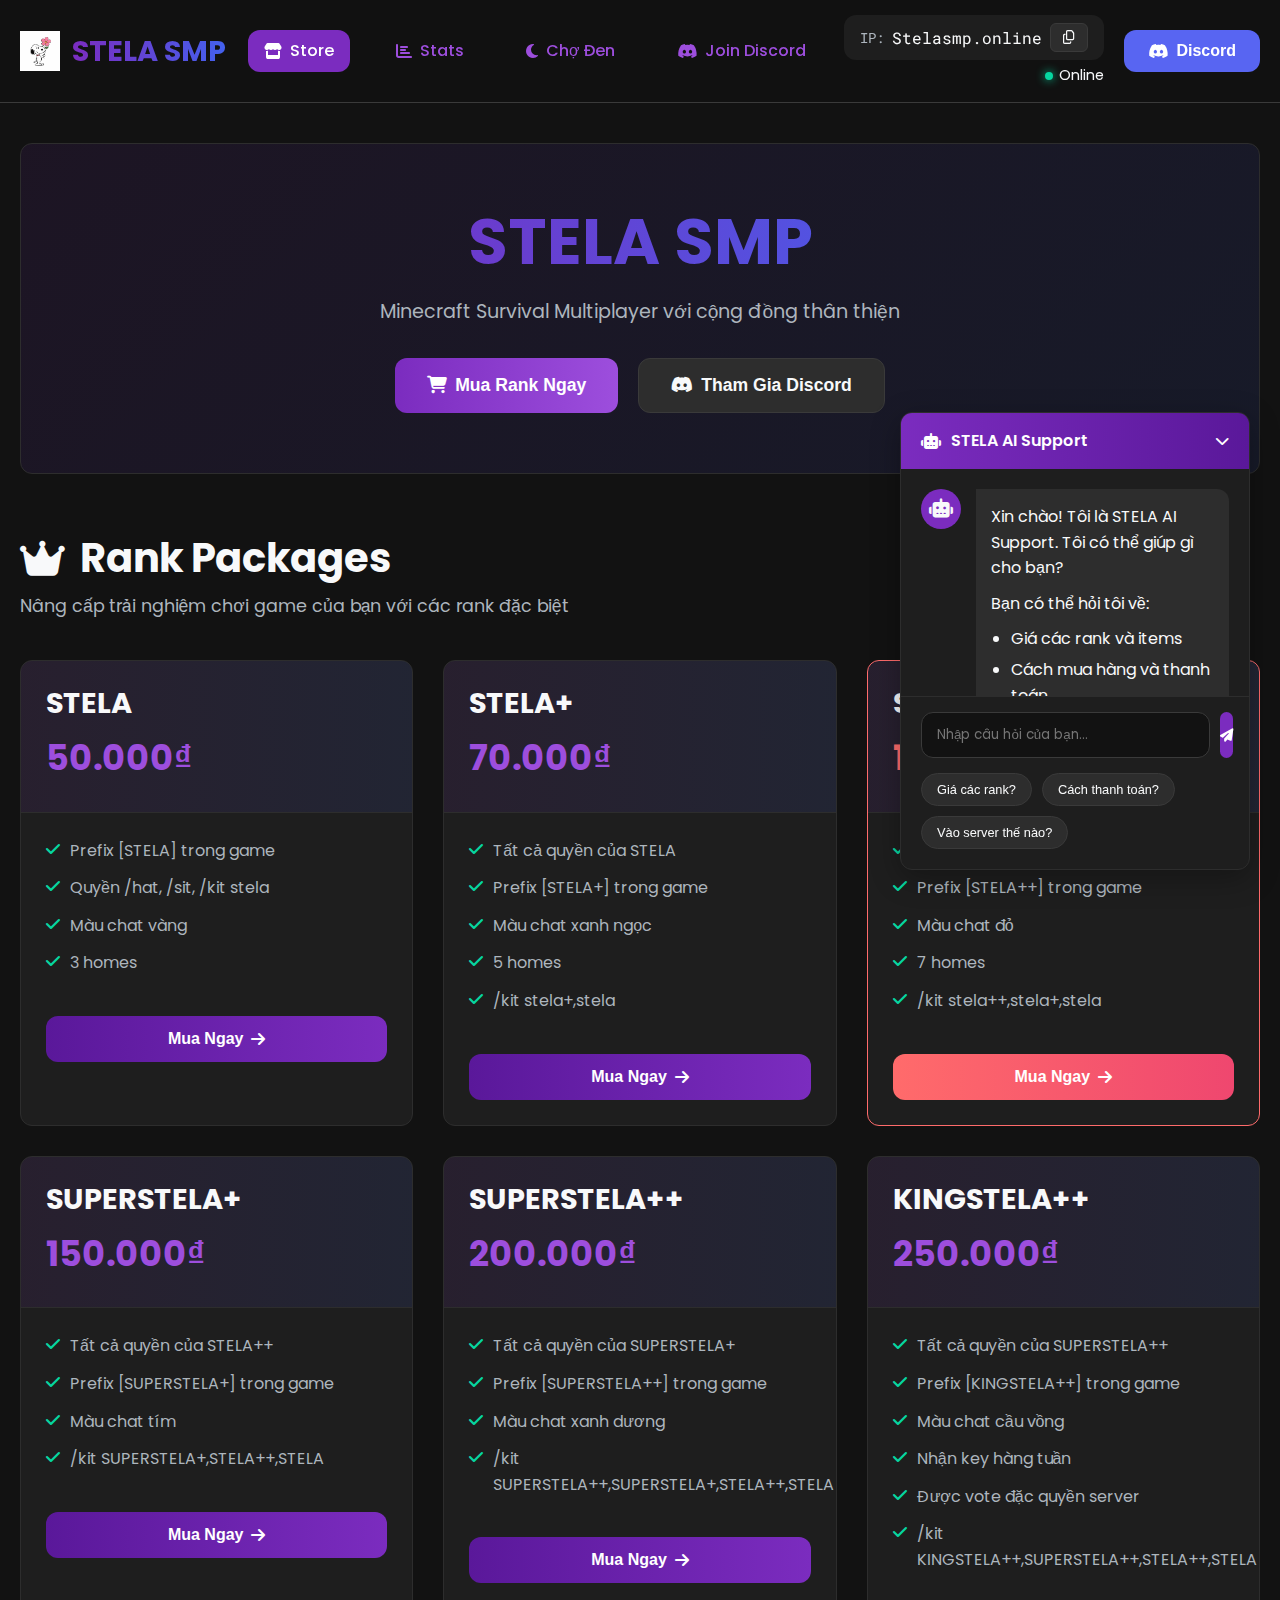
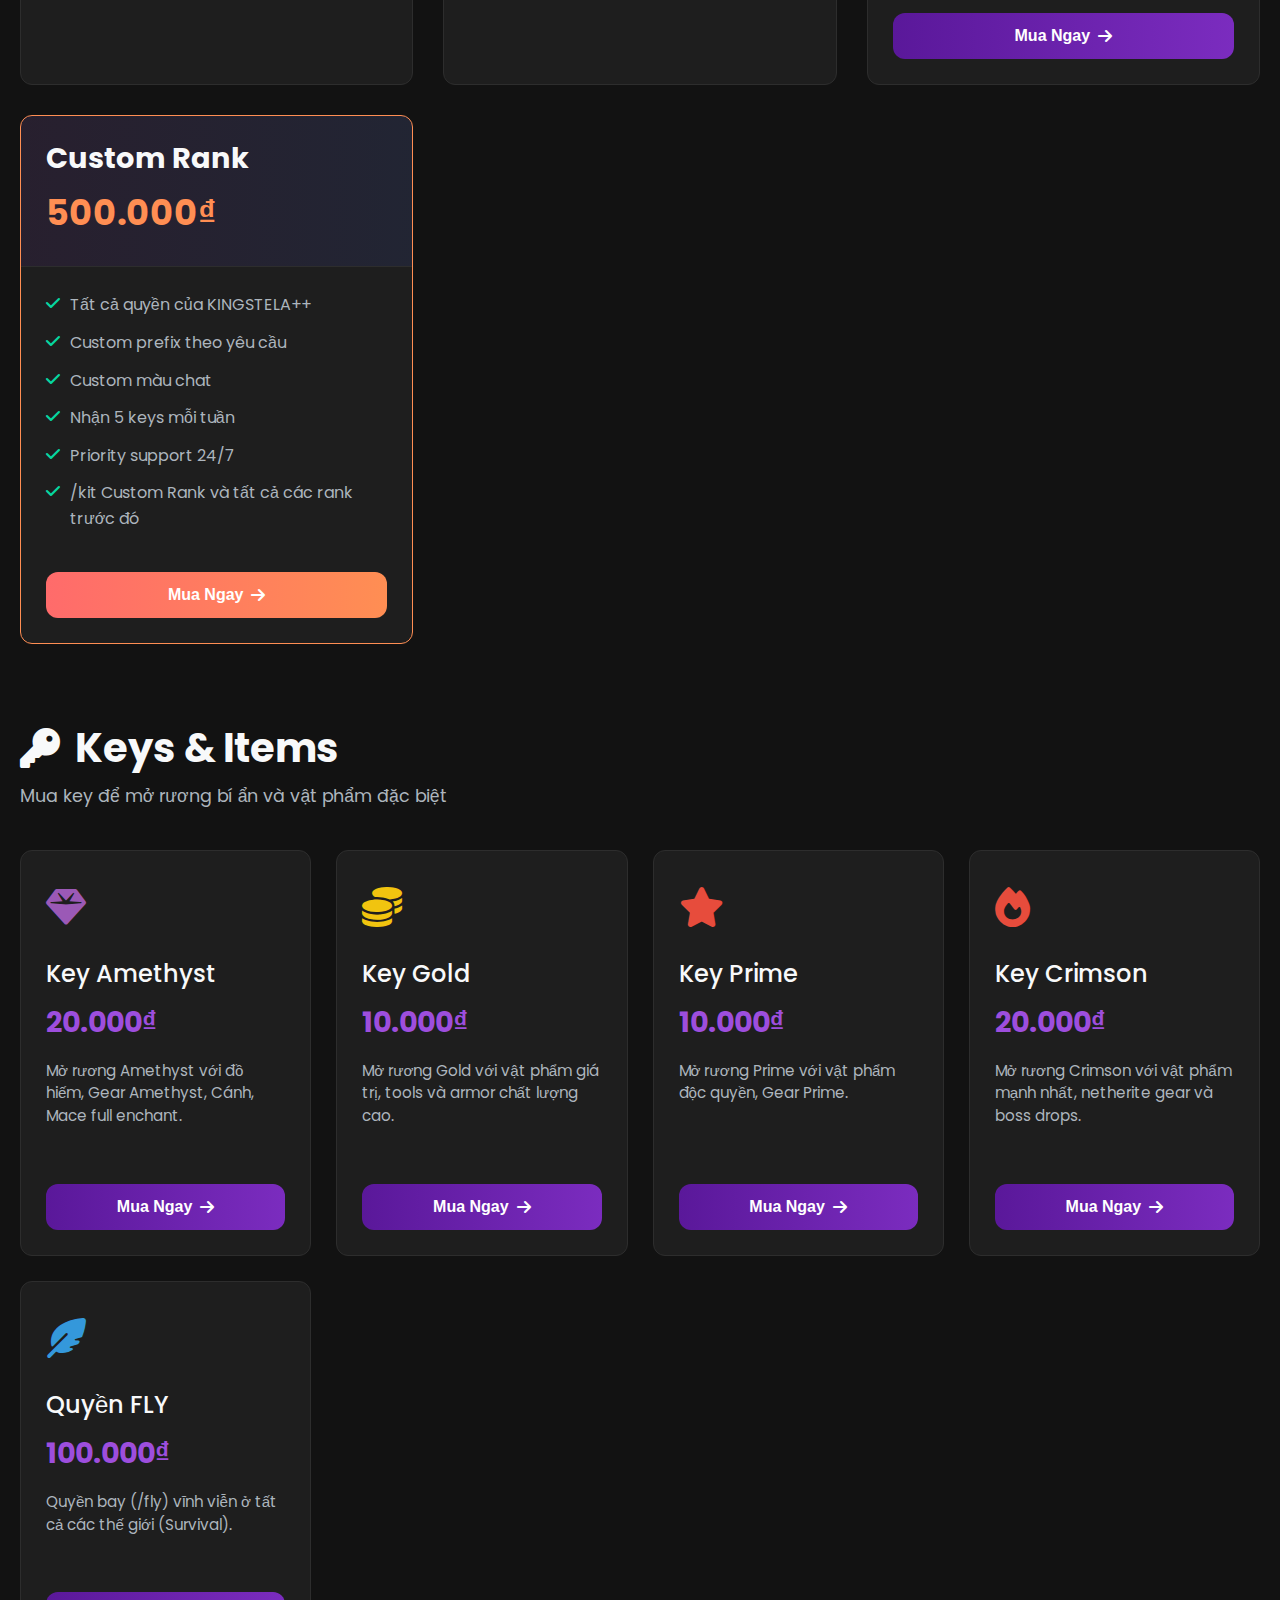
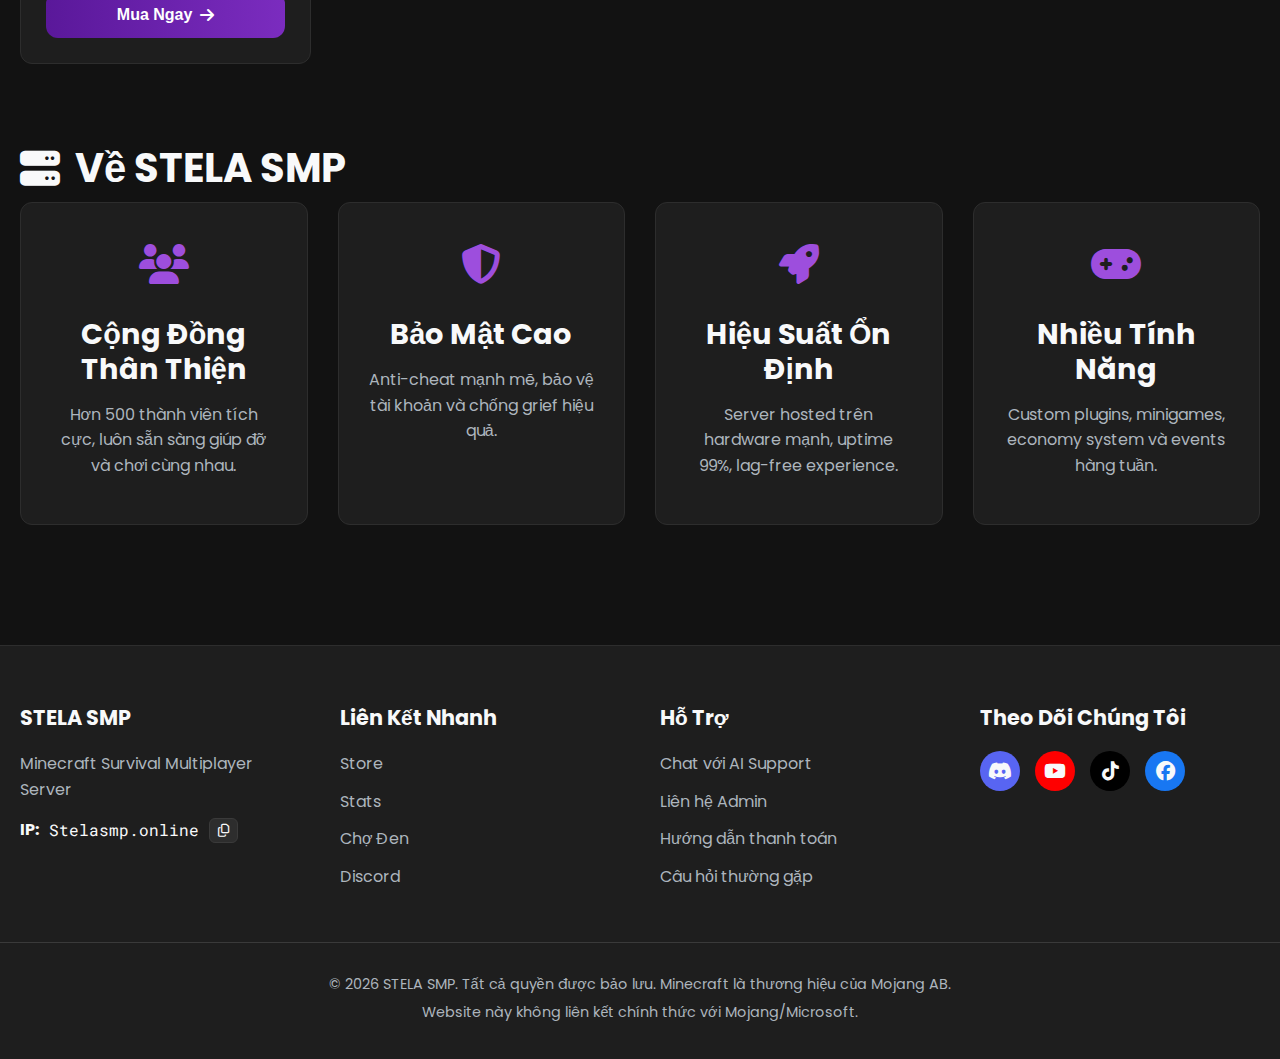
<file: index.html>
<!DOCTYPE html>
<html lang="vi">
<head>
    <meta charset="UTF-8">
    <meta name="viewport" content="width=device-width, initial-scale=1.0">
    <title>STELA SMP | Minecraft Server Store</title>
    <link rel="stylesheet" href="style.css">
    <link rel="stylesheet" href="https://cdnjs.cloudflare.com/ajax/libs/font-awesome/6.4.0/css/all.min.css">
    <link href="https://fonts.googleapis.com/css2?family=Poppins:wght@300;400;500;600;700&family=Roboto+Mono:wght@400;500;700&display=swap" rel="stylesheet">
    <link rel="icon" type="image/x-icon" href="images/logo.png">
</head>
<body>
    <!-- Navbar -->
    <nav class="navbar">
        <div class="nav-container">
            <div class="nav-brand">
                <img src="images/logo.png" alt="STELA SMP Logo" class="logo">
                <span class="brand-text">STELA SMP</span>
            </div>
            
            <div class="nav-menu">
                <a href="index.html" class="nav-link active">
                    <i class="fas fa-store"></i> Store
                </a>
                <a href="stats.html" class="nav-link">
                    <i class="fas fa-chart-bar"></i> Stats
                </a>
                <a href="blackmarket.html" class="nav-link">
                    <i class="fas fa-moon"></i> Chợ Đen
                </a>
                <a href="discord.html" class="nav-link">
                    <i class="fab fa-discord"></i> Join Discord
                </a>
            </div>
            
            <div class="nav-actions">
                <div class="server-info">
                    <div class="server-ip">
                        <span class="ip-label">IP:</span>
                        <code id="server-ip">Stelasmp.online</code>
                        <button class="copy-btn" onclick="copyIP()">
                            <i class="far fa-copy"></i>
                        </button>
                    </div>
                    <div class="server-status online">
                        <span class="status-dot"></span>
                        Online
                    </div>
                </div>
                <button class="btn-discord" onclick="window.location.href='discord.html'">
                    <i class="fab fa-discord"></i> Discord
                </button>
            </div>
            
            <button class="nav-toggle" id="navToggle">
                <i class="fas fa-bars"></i>
            </button>
        </div>
    </nav>

    <!-- Main Content -->
    <main class="main-container">
        <!-- Server Header -->
        <header class="server-header">
            <div class="server-banner">
                <h1 class="server-title">STELA SMP</h1>
                <p class="server-tagline">Minecraft Survival Multiplayer với cộng đồng thân thiện</p>
                <div class="server-cta">
                    <button class="btn-primary btn-large" onclick="window.location.href='#rank-packages'">
                        <i class="fas fa-shopping-cart"></i> Mua Rank Ngay
                    </button>
                    <button class="btn-secondary btn-large" onclick="window.location.href='discord.html'">
                        <i class="fab fa-discord"></i> Tham Gia Discord
                    </button>
                </div>
            </div>
        </header>

        <!-- Store Sections -->
        <section id="rank-packages" class="store-section">
            <h2 class="section-title">
                <i class="fas fa-crown"></i> Rank Packages
            </h2>
            <p class="section-subtitle">Nâng cấp trải nghiệm chơi game của bạn với các rank đặc biệt</p>
            
            <div class="packages-grid">
                <!-- Rank STELA - 50k -->
                <div class="package-card">
                    <div class="package-header">
                        <h3 class="package-name">STELA</h3>
                        <div class="package-price">50.000₫</div>
                    </div>
                    <div class="package-body">
                        <ul class="package-features">
                            <li><i class="fas fa-check"></i> Prefix [STELA] trong game</li>
                            <li><i class="fas fa-check"></i> Quyền /hat, /sit, /kit stela</li>
                            <li><i class="fas fa-check"></i> Màu chat vàng</li>
                            <li><i class="fas fa-check"></i> 3 homes</li>
                        </ul>
                        <button class="btn-buy" onclick="openCheckout('STELA', 50000, 'rank')">
                            Mua Ngay <i class="fas fa-arrow-right"></i>
                        </button>
                    </div>
                </div>
                
                <!-- Rank STELA+ - 70k -->
                <div class="package-card">
                    <div class="package-header">
                        <h3 class="package-name">STELA+</h3>
                        <div class="package-price">70.000₫</div>
                    </div>
                    <div class="package-body">
                        <ul class="package-features">
                            <li><i class="fas fa-check"></i> Tất cả quyền của STELA</li>
                            <li><i class="fas fa-check"></i> Prefix [STELA+] trong game</li>
                            <li><i class="fas fa-check"></i> Màu chat xanh ngọc</li>
                            <li><i class="fas fa-check"></i> 5 homes</li>
                            <li><i class="fas fa-check"></i> /kit stela+,stela</li>
                        </ul>
                        <button class="btn-buy" onclick="openCheckout('STELA+', 70000, 'rank')">
                            Mua Ngay <i class="fas fa-arrow-right"></i>
                        </button>
                    </div>
                </div>
                
                <!-- Rank STELA++ - 120k -->
                <div class="package-card featured">
                    <div class="package-badge">Phổ Biến</div>
                    <div class="package-header">
                        <h3 class="package-name">STELA++</h3>
                        <div class="package-price">120.000₫</div>
                    </div>
                    <div class="package-body">
                        <ul class="package-features">
                            <li><i class="fas fa-check"></i> Tất cả quyền của STELA+</li>
                            <li><i class="fas fa-check"></i> Prefix [STELA++] trong game</li>
                            <li><i class="fas fa-check"></i> Màu chat đỏ</li>
                            <li><i class="fas fa-check"></i> 7 homes</li>
                            <li><i class="fas fa-check"></i> /kit stela++,stela+,stela</li>
                        </ul>
                        <button class="btn-buy featured" onclick="openCheckout('STELA++', 120000, 'rank')">
                            Mua Ngay <i class="fas fa-arrow-right"></i>
                        </button>
                    </div>
                </div>
                
                <!-- Rank SUPERSTELA+ - 150k -->
                <div class="package-card">
                    <div class="package-header">
                        <h3 class="package-name">SUPERSTELA+</h3>
                        <div class="package-price">150.000₫</div>
                    </div>
                    <div class="package-body">
                        <ul class="package-features">
                            <li><i class="fas fa-check"></i> Tất cả quyền của STELA++</li>
                            <li><i class="fas fa-check"></i> Prefix [SUPERSTELA+] trong game</li>
                            <li><i class="fas fa-check"></i> Màu chat tím</li>
                              <li><i class="fas fa-check"></i> /kit SUPERSTELA+,STELA++,STELA</li>
                        </ul>
                        <button class="btn-buy" onclick="openCheckout('SUPERSTELA+', 150000, 'rank')">
                            Mua Ngay <i class="fas fa-arrow-right"></i>
                        </button>
                    </div>
                </div>
                
                <!-- Rank SUPERSTELA++ - 200k -->
                <div class="package-card">
                    <div class="package-header">
                        <h3 class="package-name">SUPERSTELA++</h3>
                        <div class="package-price">200.000₫</div>
                    </div>
                    <div class="package-body">
                        <ul class="package-features">
                            <li><i class="fas fa-check"></i> Tất cả quyền của SUPERSTELA+</li>
                            <li><i class="fas fa-check"></i> Prefix [SUPERSTELA++] trong game</li>
                            <li><i class="fas fa-check"></i> Màu chat xanh dương</li>
                            <li><i class="fas fa-check"></i> /kit SUPERSTELA++,SUPERSTELA+,STELA++,STELA</li>
                        </ul>
                        <button class="btn-buy" onclick="openCheckout('SUPERSTELA++', 200000, 'rank')">
                            Mua Ngay <i class="fas fa-arrow-right"></i>
                        </button>
                    </div>
                </div>
                
                <!-- Rank KINGSTELA++ - 250k -->
                <div class="package-card">
                    <div class="package-header">
                        <h3 class="package-name">KINGSTELA++</h3>
                        <div class="package-price">250.000₫</div>
                    </div>
                    <div class="package-body">
                        <ul class="package-features">
                            <li><i class="fas fa-check"></i> Tất cả quyền của SUPERSTELA++</li>
                            <li><i class="fas fa-check"></i> Prefix [KINGSTELA++] trong game</li>
                            <li><i class="fas fa-check"></i> Màu chat cầu vồng</li>
                            <li><i class="fas fa-check"></i> Nhận key hàng tuần</li>
                            <li><i class="fas fa-check"></i> Được vote đặc quyền server</li>
                            <li><i class="fas fa-check"></i> /kit KINGSTELA++,SUPERSTELA++,STELA++,STELA</li>
                        </ul>
                        <button class="btn-buy" onclick="openCheckout('KINGSTELA++', 250000, 'rank')">
                            Mua Ngay <i class="fas fa-arrow-right"></i>
                        </button>
                    </div>
                </div>
                
                <!-- Custom Rank - 500k -->
                <div class="package-card custom">
                    <div class="package-header">
                        <h3 class="package-name">Custom Rank</h3>
                        <div class="package-price">500.000₫</div>
                    </div>
                    <div class="package-body">
                        <ul class="package-features">
                            <li><i class="fas fa-check"></i> Tất cả quyền của KINGSTELA++</li>
                            <li><i class="fas fa-check"></i> Custom prefix theo yêu cầu</li>
                            <li><i class="fas fa-check"></i> Custom màu chat</li>
                            <li><i class="fas fa-check"></i> Nhận 5 keys mỗi tuần</li>
                            <li><i class="fas fa-check"></i> Priority support 24/7</li>
                            <li><i class="fas fa-check"></i> /kit Custom Rank và tất cả các rank trước đó</li>
                        </ul>
                        <button class="btn-buy custom" onclick="openCheckout('Custom Rank', 500000, 'rank')">
                            Mua Ngay <i class="fas fa-arrow-right"></i>
                        </button>
                    </div>
                </div>
            </div>
        </section>

        <!-- Items/Keys Section -->
        <section id="items-keys" class="store-section">
            <h2 class="section-title">
                <i class="fas fa-key"></i> Keys & Items
            </h2>
            <p class="section-subtitle">Mua key để mở rương bí ẩn và vật phẩm đặc biệt</p>
            
            <div class="items-grid">
                <!-- Key Amethyst -->
                <div class="item-card">
                    <div class="item-icon">
                        <i class="fas fa-gem" style="color: #9b59b6;"></i>
                    </div>
                    <div class="item-info">
                        <h3 class="item-name">Key Amethyst</h3>
                        <div class="item-price">20.000₫</div>
                        <p class="item-desc">Mở rương Amethyst với đồ hiếm, Gear Amethyst, Cánh, Mace full enchant.</p>
                    </div>
                    <button class="btn-buy" onclick="openCheckout('Key Amethyst', 20000, 'key')">
                        Mua Ngay <i class="fas fa-arrow-right"></i>
                    </button>
                </div>
                
                <!-- Key Gold -->
                <div class="item-card">
                    <div class="item-icon">
                        <i class="fas fa-coins" style="color: #f1c40f;"></i>
                    </div>
                    <div class="item-info">
                        <h3 class="item-name">Key Gold</h3>
                        <div class="item-price">10.000₫</div>
                        <p class="item-desc">Mở rương Gold với vật phẩm giá trị, tools và armor chất lượng cao.</p>
                    </div>
                    <button class="btn-buy" onclick="openCheckout('Key Gold', 10000, 'key')">
                        Mua Ngay <i class="fas fa-arrow-right"></i>
                    </button>
                </div>
                
                <!-- Key Prime -->
                <div class="item-card">
                    <div class="item-icon">
                        <i class="fas fa-star" style="color: #e74c3c;"></i>
                    </div>
                    <div class="item-info">
                        <h3 class="item-name">Key Prime</h3>
                        <div class="item-price">10.000₫</div>
                        <p class="item-desc">Mở rương Prime với vật phẩm độc quyền, Gear Prime.</p>
                    </div>
                    <button class="btn-buy" onclick="openCheckout('Key Prime', 10000, 'key')">
                        Mua Ngay <i class="fas fa-arrow-right"></i>
                    </button>
                </div>
                
                <!-- Key Crimson -->
                <div class="item-card">
                    <div class="item-icon">
                        <i class="fas fa-fire" style="color: #e74c3c;"></i>
                    </div>
                    <div class="item-info">
                        <h3 class="item-name">Key Crimson</h3>
                        <div class="item-price">20.000₫</div>
                        <p class="item-desc">Mở rương Crimson với vật phẩm mạnh nhất, netherite gear và boss drops.</p>
                    </div>
                    <button class="btn-buy" onclick="openCheckout('Key Crimson', 20000, 'key')">
                        Mua Ngay <i class="fas fa-arrow-right"></i>
                    </button>
                </div>
                
                <!-- Quyền FLY -->
                <div class="item-card">
                    <div class="item-icon">
                        <i class="fas fa-feather-alt" style="color: #3498db;"></i>
                    </div>
                    <div class="item-info">
                        <h3 class="item-name">Quyền FLY</h3>
                        <div class="item-price">100.000₫</div>
                        <p class="item-desc">Quyền bay (/fly) vĩnh viễn ở tất cả các thế giới (Survival).</p>
                    </div>
                    <button class="btn-buy" onclick="openCheckout('Quyền FLY', 100000, 'permission')">
                        Mua Ngay <i class="fas fa-arrow-right"></i>
                    </button>
                </div>
            </div>
        </section>

        <!-- About Server -->
        <section class="info-section">
            <h2 class="section-title">
                <i class="fas fa-server"></i> Về STELA SMP
            </h2>
            <div class="about-grid">
                <div class="about-card">
                    <div class="about-icon">
                        <i class="fas fa-users"></i>
                    </div>
                    <h3>Cộng Đồng Thân Thiện</h3>
                    <p>Hơn 500 thành viên tích cực, luôn sẵn sàng giúp đỡ và chơi cùng nhau.</p>
                </div>
                <div class="about-card">
                    <div class="about-icon">
                        <i class="fas fa-shield-alt"></i>
                    </div>
                    <h3>Bảo Mật Cao</h3>
                    <p>Anti-cheat mạnh mẽ, bảo vệ tài khoản và chống grief hiệu quả.</p>
                </div>
                <div class="about-card">
                    <div class="about-icon">
                        <i class="fas fa-rocket"></i>
                    </div>
                    <h3>Hiệu Suất Ổn Định</h3>
                    <p>Server hosted trên hardware mạnh, uptime 99%, lag-free experience.</p>
                </div>
                <div class="about-card">
                    <div class="about-icon">
                        <i class="fas fa-gamepad"></i>
                    </div>
                    <h3>Nhiều Tính Năng</h3>
                    <p>Custom plugins, minigames, economy system và events hàng tuần.</p>
                </div>
            </div>
        </section>
    </main>

    <!-- Footer -->
    <footer class="footer">
        <div class="footer-content">
            <div class="footer-section">
                <h3>STELA SMP</h3>
                <p>Minecraft Survival Multiplayer Server</p>
                <div class="server-ip-footer">
                    <strong>IP:</strong> <code>Stelasmp.online</code>
                    <button class="copy-btn small" onclick="copyIP()">
                        <i class="far fa-copy"></i>
                    </button>
                </div>
            </div>
            
            <div class="footer-section">
                <h3>Liên Kết Nhanh</h3>
                <ul class="footer-links">
                    <li><a href="index.html">Store</a></li>
                    <li><a href="stats.html">Stats</a></li>
                    <li><a href="blackmarket.html">Chợ Đen</a></li>
                    <li><a href="discord.html">Discord</a></li>
                </ul>
            </div>
            
            <div class="footer-section">
                <h3>Hỗ Trợ</h3>
                <ul class="footer-links">
                    <li><a href="#" onclick="openSupportChat()">Chat với AI Support</a></li>
                    <li><a href="discord.html">Liên hệ Admin</a></li>
                    <li><a href="#">Hướng dẫn thanh toán</a></li>
                    <li><a href="#">Câu hỏi thường gặp</a></li>
                </ul>
            </div>
            
            <div class="footer-section">
                <h3>Theo Dõi Chúng Tôi</h3>
                <div class="social-links">
                    <a href="discord.html" class="social-link discord">
                        <i class="fab fa-discord"></i>
                    </a>
                    <a href="#" class="social-link youtube">
                        <i class="fab fa-youtube"></i>
                    </a>
                    <a href="#" class="social-link tiktok">
                        <i class="fab fa-tiktok"></i>
                    </a>
                    <a href="#" class="social-link facebook">
                        <i class="fab fa-facebook"></i>
                    </a>
                </div>
            </div>
        </div>
        
        <div class="footer-bottom">
            <p>&copy; 2026 STELA SMP. Tất cả quyền được bảo lưu. Minecraft là thương hiệu của Mojang AB.</p>
            <p>Website này không liên kết chính thức với Mojang/Microsoft.</p>
        </div>
    </footer>

    <!-- Checkout Modal -->
    <div id="checkoutModal" class="modal">
        <div class="modal-content">
            <div class="modal-header">
                <h2>Thanh Toán</h2>
                <button class="modal-close" onclick="closeCheckout()">&times;</button>
            </div>
            <div class="modal-body">
                <div class="checkout-summary">
                    <h3>Thông tin đơn hàng</h3>
                    <div class="order-details">
                        <div class="order-item">
                            <span id="checkout-item-name">STELA++</span>
                            <span id="checkout-item-price">120.000₫</span>
                        </div>
                        <div class="order-total">
                            <strong>Tổng cộng:</strong>
                            <strong id="checkout-total">120.000₫</strong>
                        </div>
                    </div>
                </div>
                
                <div class="payment-methods">
                    <h3>Chọn phương thức thanh toán</h3>
                    <div class="methods-grid">
                        <div class="method-card selected" onclick="selectPayment('momo')">
                            <div class="method-icon">
                                <i class="fas fa-money-bill-wave"></i>
                            </div>
                            <div class="method-info">
                                <h4>MoMo</h4>
                                <p>Chuyển khoản qua ví MoMo</p>
                            </div>
                            <div class="method-check">
                                <i class="fas fa-check-circle"></i>
                            </div>
                        </div>
                        
                        <div class="method-card" onclick="selectPayment('bank')">
                            <div class="method-icon">
                                <i class="fas fa-university"></i>
                            </div>
                            <div class="method-info">
                                <h4>Chuyển khoản ngân hàng</h4>
                                <p>Chuyển khoản qua Internet Banking</p>
                            </div>
                            <div class="method-check">
                                <i class="fas fa-check-circle"></i>
                            </div>
                        </div>
                        
                        <div class="method-card" onclick="selectPayment('qr')">
                            <div class="method-icon">
                                <i class="fas fa-qrcode"></i>
                            </div>
                            <div class="method-info">
                                <h4>QR Code</h4>
                                <p>Quét mã QR để thanh toán</p>
                            </div>
                            <div class="method-check">
                                <i class="fas fa-check-circle"></i>
                            </div>
                        </div>
                    </div>
                </div>
                
                <div class="payment-details" id="momo-details">
                    <h3>Hướng dẫn thanh toán MoMo</h3>
                    <ol class="payment-steps">
                        <li>Mở ứng dụng MoMo trên điện thoại</li>
                        <li>Chọn "Chuyển tiền" hoặc "Thanh toán"</li>
                        <li>Nhập số điện thoại: <strong>0909 123 456</strong></li>
                        <li>Nhập số tiền: <strong id="momo-amount">120.000₫</strong></li>
                        <li>Nội dung chuyển khoản: <strong id="momo-content">STELASMP_STELA++</strong></li>
                        <li>Hoàn tất giao dịch và chụp màn hình xác nhận</li>
                    </ol>
                    <div class="payment-note">
                        <p><strong>Lưu ý:</strong> Sau khi chuyển khoản, vui lòng tham gia Discord và gửi ảnh xác nhận cho Admin để được kích hoạt rank trong vòng 5-15 phút.</p>
                    </div>
                </div>
                
                <div class="payment-details" id="bank-details" style="display: none;">
                    <h3>Hướng dẫn chuyển khoản ngân hàng</h3>
                    <div class="bank-info">
                        <p><strong>Ngân hàng:</strong> Vietcombank</p>
                        <p><strong>Số tài khoản:</strong>1060285949</p>
                        <p><strong>Chủ tài khoản:</strong> Trần Minh Quân</p>
                        <p><strong>Số tiền:</strong> <strong id="bank-amount">120.000₫</strong></p>
                        <p><strong>Nội dung chuyển khoản:</strong> <strong id="bank-content">STELASMP_STELA++</strong></p>
                    </div>
                    <div class="payment-note">
                        <p><strong>Lưu ý:</strong> Sau khi chuyển khoản, vui lòng tham gia Discord và gửi ảnh xác nhận cho Admin để được kích hoạt rank trong vòng 5-15 phút.</p>
                    </div>
                </div>
                
                <div class="payment-details" id="qr-details" style="display: none;">
                    <h3>Quét mã QR để thanh toán</h3>
                    <div class="qr-container">
                        <div class="qr-code">
                            <!-- Mock QR code -->
                            <div class="qr-mock">
                                <div class="qr-pattern"></div>
                                <div class="qr-text">QR Code Mockup</div>
                            </div>
                        </div>
                        <div class="qr-info">
                            <p><strong>Số tiền:</strong> <strong id="qr-amount">120.000₫</strong></p>
                            <p><strong>Nội dung:</strong> <strong id="qr-content">STELASMP_STELA++</strong></p>
                            <p><strong>Hướng dẫn:</strong> Mở ứng dụng ngân hàng hoặc ví điện tử, quét mã QR và hoàn tất thanh toán.</p>
                        </div>
                    </div>
                    <div class="payment-note">
                        <p><strong>Lưu ý:</strong> Sau khi thanh toán, vui lòng tham gia Discord và gửi ảnh xác nhận cho Admin để được kích hoạt rank trong vòng 5-15 phút.</p>
                    </div>
                </div>
                
                <div class="payment-confirmation">
                    <h3>Xác nhận thanh toán</h3>
                    <p>Sau khi đã thanh toán, vui lòng tham gia Discord và liên hệ với Admin để được kích hoạt:</p>
                    <button class="btn-discord large" onclick="window.location.href='discord.html'">
                        <i class="fab fa-discord"></i> Tham Gia Discord Ngay
                    </button>
                    <p class="support-note">Nếu gặp vấn đề, hãy liên hệ với Support qua Discord hoặc chat với AI Support bên dưới.</p>
                </div>
            </div>
        </div>
    </div>

    <!-- AI Chat Support -->
    <div class="ai-chat-container" id="aiChatContainer">
        <div class="ai-chat-header" onclick="toggleChat()">
            <div class="ai-chat-title">
                <i class="fas fa-robot"></i>
                <span>STELA AI Support</span>
            </div>
            <div class="ai-chat-toggle">
                <i class="fas fa-chevron-down" id="chatToggleIcon"></i>
            </div>
        </div>
        <div class="ai-chat-body" id="chatBody">
            <div class="ai-chat-messages" id="chatMessages">
                <div class="ai-message">
                    <div class="ai-avatar">
                        <i class="fas fa-robot"></i>
                    </div>
                    <div class="ai-text">
                        <p>Xin chào! Tôi là STELA AI Support. Tôi có thể giúp gì cho bạn?</p>
                        <p>Bạn có thể hỏi tôi về:</p>
                        <ul>
                            <li>Giá các rank và items</li>
                            <li>Cách mua hàng và thanh toán</li>
                            <li>Hướng dẫn vào server</li>
                            <li>Và nhiều thông tin khác về STELA SMP</li>
                        </ul>
                    </div>
                </div>
            </div>
            <div class="ai-chat-input">
                <input type="text" id="chatInput" placeholder="Nhập câu hỏi của bạn...">
                <button onclick="sendMessage()">
                    <i class="fas fa-paper-plane"></i>
                </button>
            </div>
            <div class="ai-quick-questions">
                <button class="quick-question" onclick="askQuickQuestion('rank')">Giá các rank?</button>
                <button class="quick-question" onclick="askQuickQuestion('payment')">Cách thanh toán?</button>
                <button class="quick-question" onclick="askQuickQuestion('join')">Vào server thế nào?</button>
            </div>
        </div>
    </div>

    <script src="script.js"></script>
    <script src="checkout.js"></script>
    <script src="ai-core.js"></script>
   <script src="script.js"></script>
   <script src="checkout.js"></script>
</body>
</html>
</file>
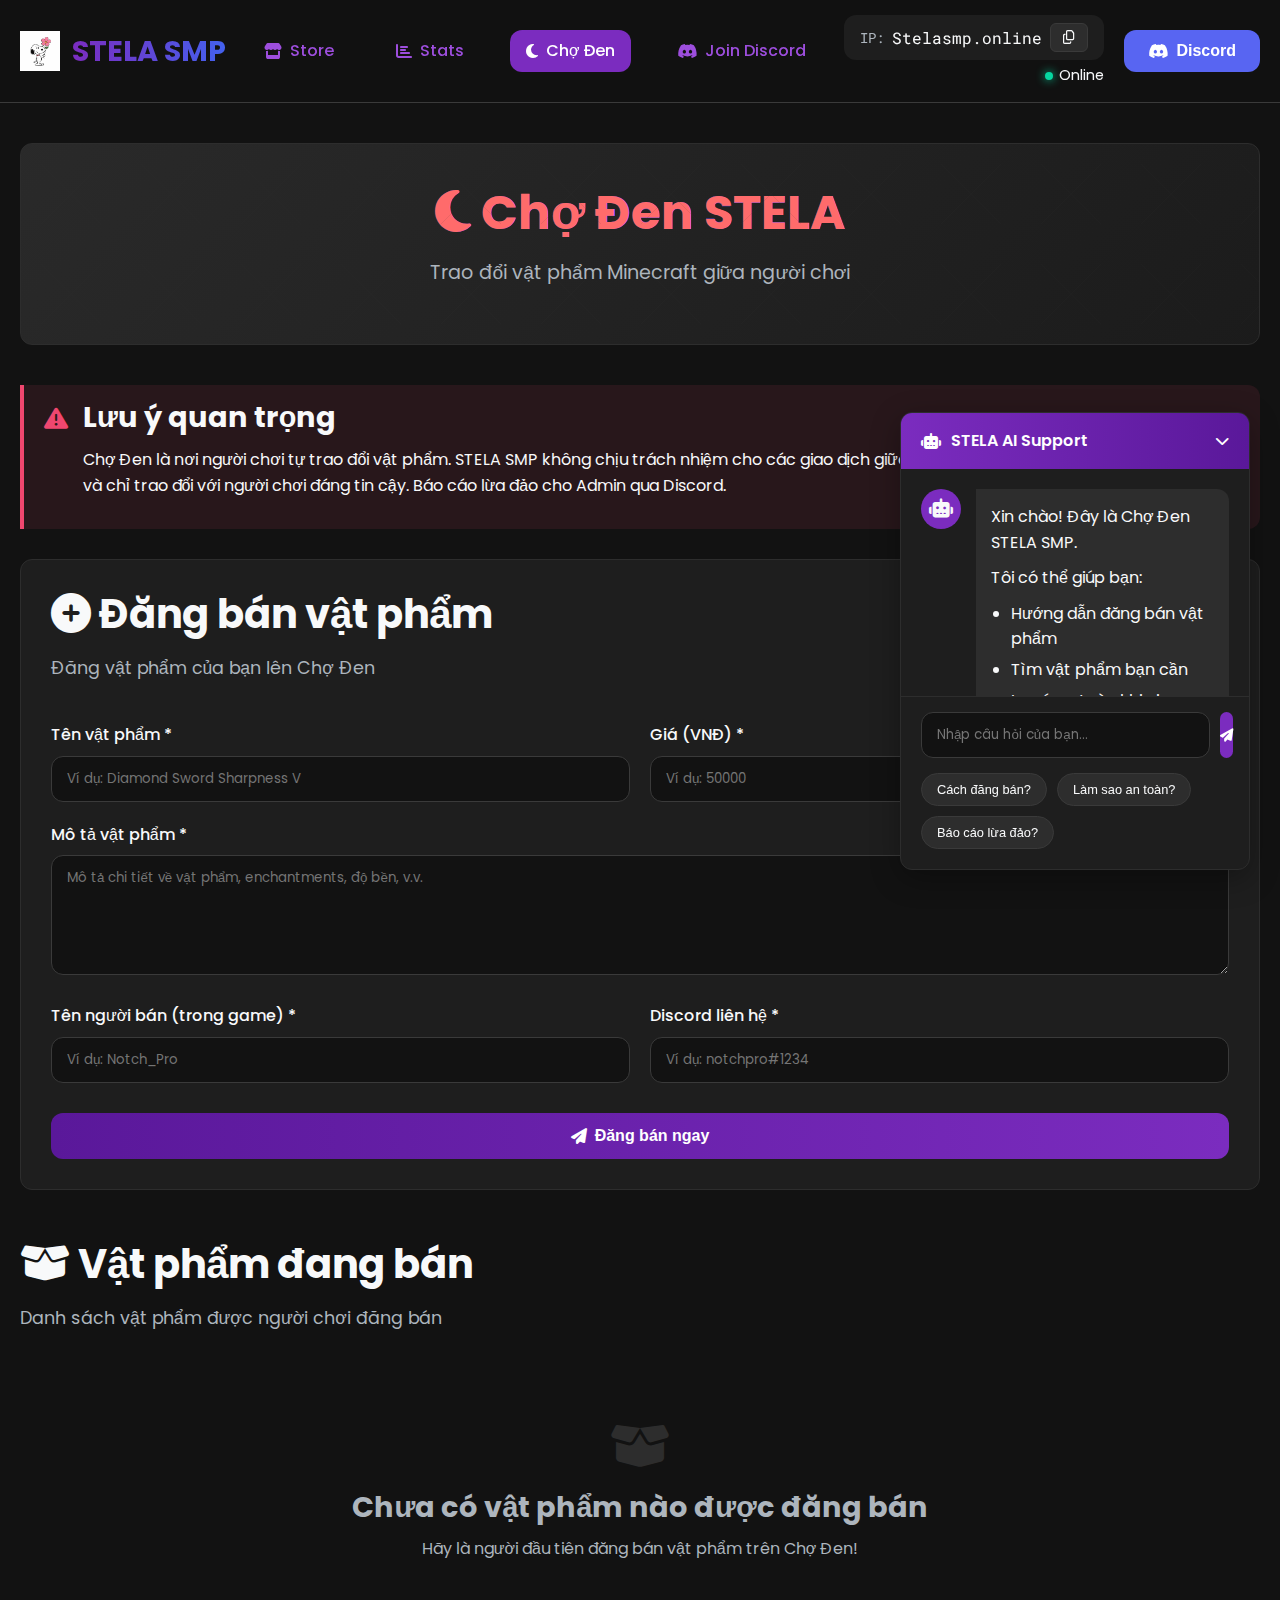
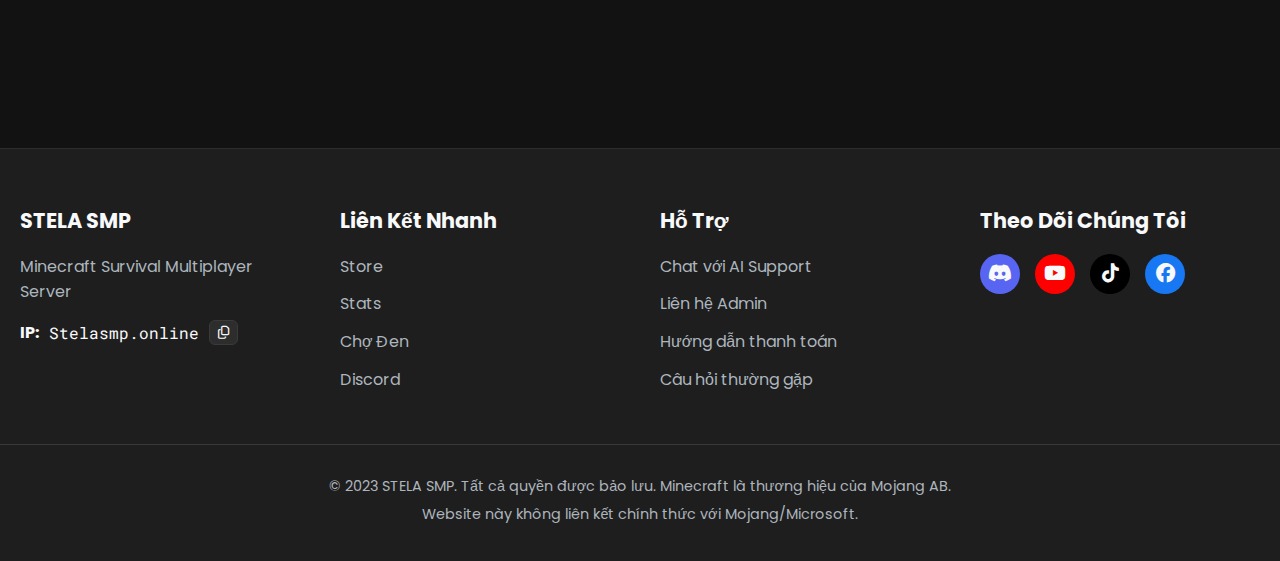
<file: blackmarket.html>
<!DOCTYPE html>
<html lang="vi">
<head>
    <meta charset="UTF-8">
    <meta name="viewport" content="width=device-width, initial-scale=1.0">
    <title>Chợ Đen | STELA SMP</title>
    <link rel="stylesheet" href="style.css">
    <link rel="stylesheet" href="https://cdnjs.cloudflare.com/ajax/libs/font-awesome/6.4.0/css/all.min.css">
    <link href="https://fonts.googleapis.com/css2?family=Poppins:wght@300;400;500;600;700&family=Roboto+Mono:wght@400;500;700&display=swap" rel="stylesheet">
    <link rel="icon" type="image/x-icon" href="images/logo.png">
    <style>
        /* Additional styles for black market */
        .blackmarket-header {
            text-align: center;
            padding: 40px 0;
            background: linear-gradient(135deg, rgba(44, 44, 44, 0.9), rgba(28, 28, 28, 0.9));
            border-radius: var(--border-radius);
            margin-bottom: 40px;
            border: 1px solid var(--medium-gray);
            position: relative;
            overflow: hidden;
        }
        
        .blackmarket-header::before {
            content: '';
            position: absolute;
            top: 0;
            left: 0;
            right: 0;
            bottom: 0;
            background-image: url('data:image/svg+xml,<svg xmlns="http://www.w3.org/2000/svg" width="100" height="100" viewBox="0 0 100 100"><rect width="100" height="100" fill="none"/><path d="M20,20 L80,80 M80,20 L20,80" stroke="%23333" stroke-width="1"/></svg>');
            opacity: 0.1;
        }
        
        .blackmarket-header h1 {
            color: #ff6b6b;
            font-size: 3rem;
        }
        
        .warning-banner {
            background-color: rgba(239, 71, 111, 0.1);
            border-left: 4px solid var(--danger);
            padding: 15px 20px;
            border-radius: 0 var(--border-radius) var(--border-radius) 0;
            margin-bottom: 30px;
            display: flex;
            align-items: flex-start;
            gap: 15px;
        }
        
        .warning-icon {
            color: var(--danger);
            font-size: 1.5rem;
            flex-shrink: 0;
        }
        
        .post-form {
            background-color: var(--dark-gray);
            border-radius: var(--border-radius);
            padding: 30px;
            margin-bottom: 50px;
            border: 1px solid var(--medium-gray);
        }
        
        .form-group {
            margin-bottom: 20px;
        }
        
        .form-label {
            display: block;
            margin-bottom: 8px;
            font-weight: 500;
        }
        
        .form-input, .form-textarea {
            width: 100%;
            padding: 12px 15px;
            background-color: var(--dark);
            border: 1px solid var(--light-gray);
            border-radius: var(--border-radius);
            color: var(--text);
            font-family: 'Poppins', sans-serif;
        }
        
        .form-textarea {
            min-height: 120px;
            resize: vertical;
        }
        
        .form-input:focus, .form-textarea:focus {
            outline: none;
            border-color: var(--primary);
        }
        
        .form-row {
            display: grid;
            grid-template-columns: 1fr 1fr;
            gap: 20px;
        }
        
        @media (max-width: 768px) {
            .form-row {
                grid-template-columns: 1fr;
            }
        }
        
        .listings-grid {
            display: grid;
            grid-template-columns: repeat(auto-fill, minmax(300px, 1fr));
            gap: 25px;
        }
        
        .listing-card {
            background-color: var(--dark-gray);
            border-radius: var(--border-radius);
            overflow: hidden;
            border: 1px solid var(--medium-gray);
            transition: var(--transition);
        }
        
        .listing-card:hover {
            transform: translateY(-5px);
            box-shadow: 0 10px 25px rgba(0, 0, 0, 0.3);
            border-color: #ff6b6b;
        }
        
        .listing-header {
            padding: 20px;
            border-bottom: 1px solid var(--medium-gray);
            background-color: rgba(44, 44, 44, 0.9);
        }
        
        .listing-name {
            font-size: 1.4rem;
            margin-bottom: 5px;
            color: #ff8e53;
        }
        
        .listing-price {
            font-size: 1.8rem;
            font-weight: 700;
            color: #ff6b6b;
        }
        
        .listing-body {
            padding: 20px;
        }
        
        .listing-desc {
            color: var(--text-secondary);
            margin-bottom: 20px;
            line-height: 1.5;
        }
        
        .listing-footer {
            padding: 15px 20px;
            border-top: 1px solid var(--medium-gray);
            background-color: rgba(44, 44, 44, 0.5);
            display: flex;
            justify-content: space-between;
            align-items: center;
        }
        
        .seller-info {
            display: flex;
            align-items: center;
            gap: 10px;
        }
        
        .seller-avatar {
            width: 30px;
            height: 30px;
            background-color: var(--secondary);
            border-radius: 50%;
            display: flex;
            align-items: center;
            justify-content: center;
            font-size: 0.9rem;
        }
        
        .seller-name {
            font-weight: 500;
        }
        
        .btn-contact {
            background-color: #5865f2;
            color: white;
            border: none;
            border-radius: var(--border-radius);
            padding: 8px 16px;
            font-size: 0.9rem;
            cursor: pointer;
            transition: var(--transition);
            display: flex;
            align-items: center;
            gap: 8px;
        }
        
        .btn-contact:hover {
            background-color: #4752c4;
        }
        
        .no-listings {
            text-align: center;
            padding: 50px 20px;
            color: var(--text-secondary);
        }
        
        .no-listings i {
            font-size: 3rem;
            margin-bottom: 20px;
            color: var(--medium-gray);
        }
    </style>
</head>
<body>
    <!-- Navbar -->
    <nav class="navbar">
        <div class="nav-container">
            <div class="nav-brand">
                <img src="images/logo.png" alt="STELA SMP Logo" class="logo">
                <span class="brand-text">STELA SMP</span>
            </div>
            
            <div class="nav-menu">
                <a href="index.html" class="nav-link">
                    <i class="fas fa-store"></i> Store
                </a>
                <a href="stats.html" class="nav-link">
                    <i class="fas fa-chart-bar"></i> Stats
                </a>
                <a href="blackmarket.html" class="nav-link active">
                    <i class="fas fa-moon"></i> Chợ Đen
                </a>
                <a href="discord.html" class="nav-link">
                    <i class="fab fa-discord"></i> Join Discord
                </a>
            </div>
            
            <div class="nav-actions">
                <div class="server-info">
                    <div class="server-ip">
                        <span class="ip-label">IP:</span>
                        <code id="server-ip">Stelasmp.online</code>
                        <button class="copy-btn" onclick="copyIP()">
                            <i class="far fa-copy"></i>
                        </button>
                    </div>
                    <div class="server-status online">
                        <span class="status-dot"></span>
                        Online
                    </div>
                </div>
                <button class="btn-discord" onclick="window.location.href='discord.html'">
                    <i class="fab fa-discord"></i> Discord
                </button>
            </div>
            
            <button class="nav-toggle" id="navToggle">
                <i class="fas fa-bars"></i>
            </button>
        </div>
    </nav>

    <!-- Black Market Main Content -->
    <main class="main-container">
        <header class="blackmarket-header">
            <h1><i class="fas fa-moon"></i> Chợ Đen STELA</h1>
            <p class="stats-subtitle">Trao đổi vật phẩm Minecraft giữa người chơi</p>
        </header>

        <!-- Warning Banner -->
        <div class="warning-banner">
            <div class="warning-icon">
                <i class="fas fa-exclamation-triangle"></i>
            </div>
            <div>
                <h3>Lưu ý quan trọng</h3>
                <p>Chợ Đen là nơi người chơi tự trao đổi vật phẩm. STELA SMP không chịu trách nhiệm cho các giao dịch giữa người chơi. Hãy cẩn thận với các giao dịch và chỉ trao đổi với người chơi đáng tin cậy. Báo cáo lừa đảo cho Admin qua Discord.</p>
            </div>
        </div>

        <!-- Post Listing Form -->
        <section class="post-form">
            <h2><i class="fas fa-plus-circle"></i> Đăng bán vật phẩm</h2>
            <p class="section-subtitle">Đăng vật phẩm của bạn lên Chợ Đen</p>
            
            <form id="listingForm">
                <div class="form-row">
                    <div class="form-group">
                        <label class="form-label" for="itemName">Tên vật phẩm *</label>
                        <input type="text" id="itemName" class="form-input" placeholder="Ví dụ: Diamond Sword Sharpness V" required>
                    </div>
                    
                    <div class="form-group">
                        <label class="form-label" for="itemPrice">Giá (VNĐ) *</label>
                        <input type="number" id="itemPrice" class="form-input" placeholder="Ví dụ: 50000" min="1000" required>
                    </div>
                </div>
                
                <div class="form-group">
                    <label class="form-label" for="itemDescription">Mô tả vật phẩm *</label>
                    <textarea id="itemDescription" class="form-textarea" placeholder="Mô tả chi tiết về vật phẩm, enchantments, độ bền, v.v." required></textarea>
                </div>
                
                <div class="form-row">
                    <div class="form-group">
                        <label class="form-label" for="sellerName">Tên người bán (trong game) *</label>
                        <input type="text" id="sellerName" class="form-input" placeholder="Ví dụ: Notch_Pro" required>
                    </div>
                    
                    <div class="form-group">
                        <label class="form-label" for="discordContact">Discord liên hệ *</label>
                        <input type="text" id="discordContact" class="form-input" placeholder="Ví dụ: notchpro#1234" required>
                    </div>
                </div>
                
                <button type="submit" class="btn-buy" style="margin-top: 10px;">
                    <i class="fas fa-paper-plane"></i> Đăng bán ngay
                </button>
            </form>
        </section>

        <!-- Current Listings -->
        <section class="store-section">
            <h2><i class="fas fa-box-open"></i> Vật phẩm đang bán</h2>
            <p class="section-subtitle">Danh sách vật phẩm được người chơi đăng bán</p>
            
            <div class="listings-grid" id="listingsContainer">
                <!-- Listings will be loaded here by JavaScript -->
            </div>
            
            <div class="no-listings" id="noListingsMessage" style="display: none;">
                <i class="fas fa-box-open"></i>
                <h3>Chưa có vật phẩm nào được đăng bán</h3>
                <p>Hãy là người đầu tiên đăng bán vật phẩm trên Chợ Đen!</p>
            </div>
        </section>
    </main>

    <!-- Footer -->
    <footer class="footer">
        <div class="footer-content">
            <div class="footer-section">
                <h3>STELA SMP</h3>
                <p>Minecraft Survival Multiplayer Server</p>
                <div class="server-ip-footer">
                    <strong>IP:</strong> <code>Stelasmp.online</code>
                    <button class="copy-btn small" onclick="copyIP()">
                        <i class="far fa-copy"></i>
                    </button>
                </div>
            </div>
            
            <div class="footer-section">
                <h3>Liên Kết Nhanh</h3>
                <ul class="footer-links">
                    <li><a href="index.html">Store</a></li>
                    <li><a href="stats.html">Stats</a></li>
                    <li><a href="blackmarket.html">Chợ Đen</a></li>
                    <li><a href="discord.html">Discord</a></li>
                </ul>
            </div>
            
            <div class="footer-section">
                <h3>Hỗ Trợ</h3>
                <ul class="footer-links">
                    <li><a href="#" onclick="openSupportChat()">Chat với AI Support</a></li>
                    <li><a href="discord.html">Liên hệ Admin</a></li>
                    <li><a href="#">Hướng dẫn thanh toán</a></li>
                    <li><a href="#">Câu hỏi thường gặp</a></li>
                </ul>
            </div>
            
            <div class="footer-section">
                <h3>Theo Dõi Chúng Tôi</h3>
                <div class="social-links">
                    <a href="discord.html" class="social-link discord">
                        <i class="fab fa-discord"></i>
                    </a>
                    <a href="#" class="social-link youtube">
                        <i class="fab fa-youtube"></i>
                    </a>
                    <a href="#" class="social-link tiktok">
                        <i class="fab fa-tiktok"></i>
                    </a>
                    <a href="#" class="social-link facebook">
                        <i class="fab fa-facebook"></i>
                    </a>
                </div>
            </div>
        </div>
        
        <div class="footer-bottom">
            <p>&copy; 2023 STELA SMP. Tất cả quyền được bảo lưu. Minecraft là thương hiệu của Mojang AB.</p>
            <p>Website này không liên kết chính thức với Mojang/Microsoft.</p>
        </div>
    </footer>

    <!-- AI Chat Support -->
    <div class="ai-chat-container" id="aiChatContainer">
        <div class="ai-chat-header" onclick="toggleChat()">
            <div class="ai-chat-title">
                <i class="fas fa-robot"></i>
                <span>STELA AI Support</span>
            </div>
            <div class="ai-chat-toggle">
                <i class="fas fa-chevron-down" id="chatToggleIcon"></i>
            </div>
        </div>
        <div class="ai-chat-body" id="chatBody">
            <div class="ai-chat-messages" id="chatMessages">
                <div class="ai-message">
                    <div class="ai-avatar">
                        <i class="fas fa-robot"></i>
                    </div>
                    <div class="ai-text">
                        <p>Xin chào! Đây là Chợ Đen STELA SMP.</p>
                        <p>Tôi có thể giúp bạn:</p>
                        <ul>
                            <li>Hướng dẫn đăng bán vật phẩm</li>
                            <li>Tìm vật phẩm bạn cần</li>
                            <li>Lưu ý an toàn khi giao dịch</li>
                            <li>Liên hệ Admin nếu gặp vấn đề</li>
                        </ul>
                    </div>
                </div>
            </div>
            <div class="ai-chat-input">
                <input type="text" id="chatInput" placeholder="Nhập câu hỏi của bạn...">
                <button onclick="sendMessage()">
                    <i class="fas fa-paper-plane"></i>
                </button>
            </div>
            <div class="ai-quick-questions">
                <button class="quick-question" onclick="askQuickQuestion('post')">Cách đăng bán?</button>
                <button class="quick-question" onclick="askQuickQuestion('safety')">Làm sao an toàn?</button>
                <button class="quick-question" onclick="askQuickQuestion('report')">Báo cáo lừa đảo?</button>
            </div>
        </div>
    </div>

    <script src="script.js"></script>
    <script src="blackmarket.js"></script>
</body>
</html>
</file>
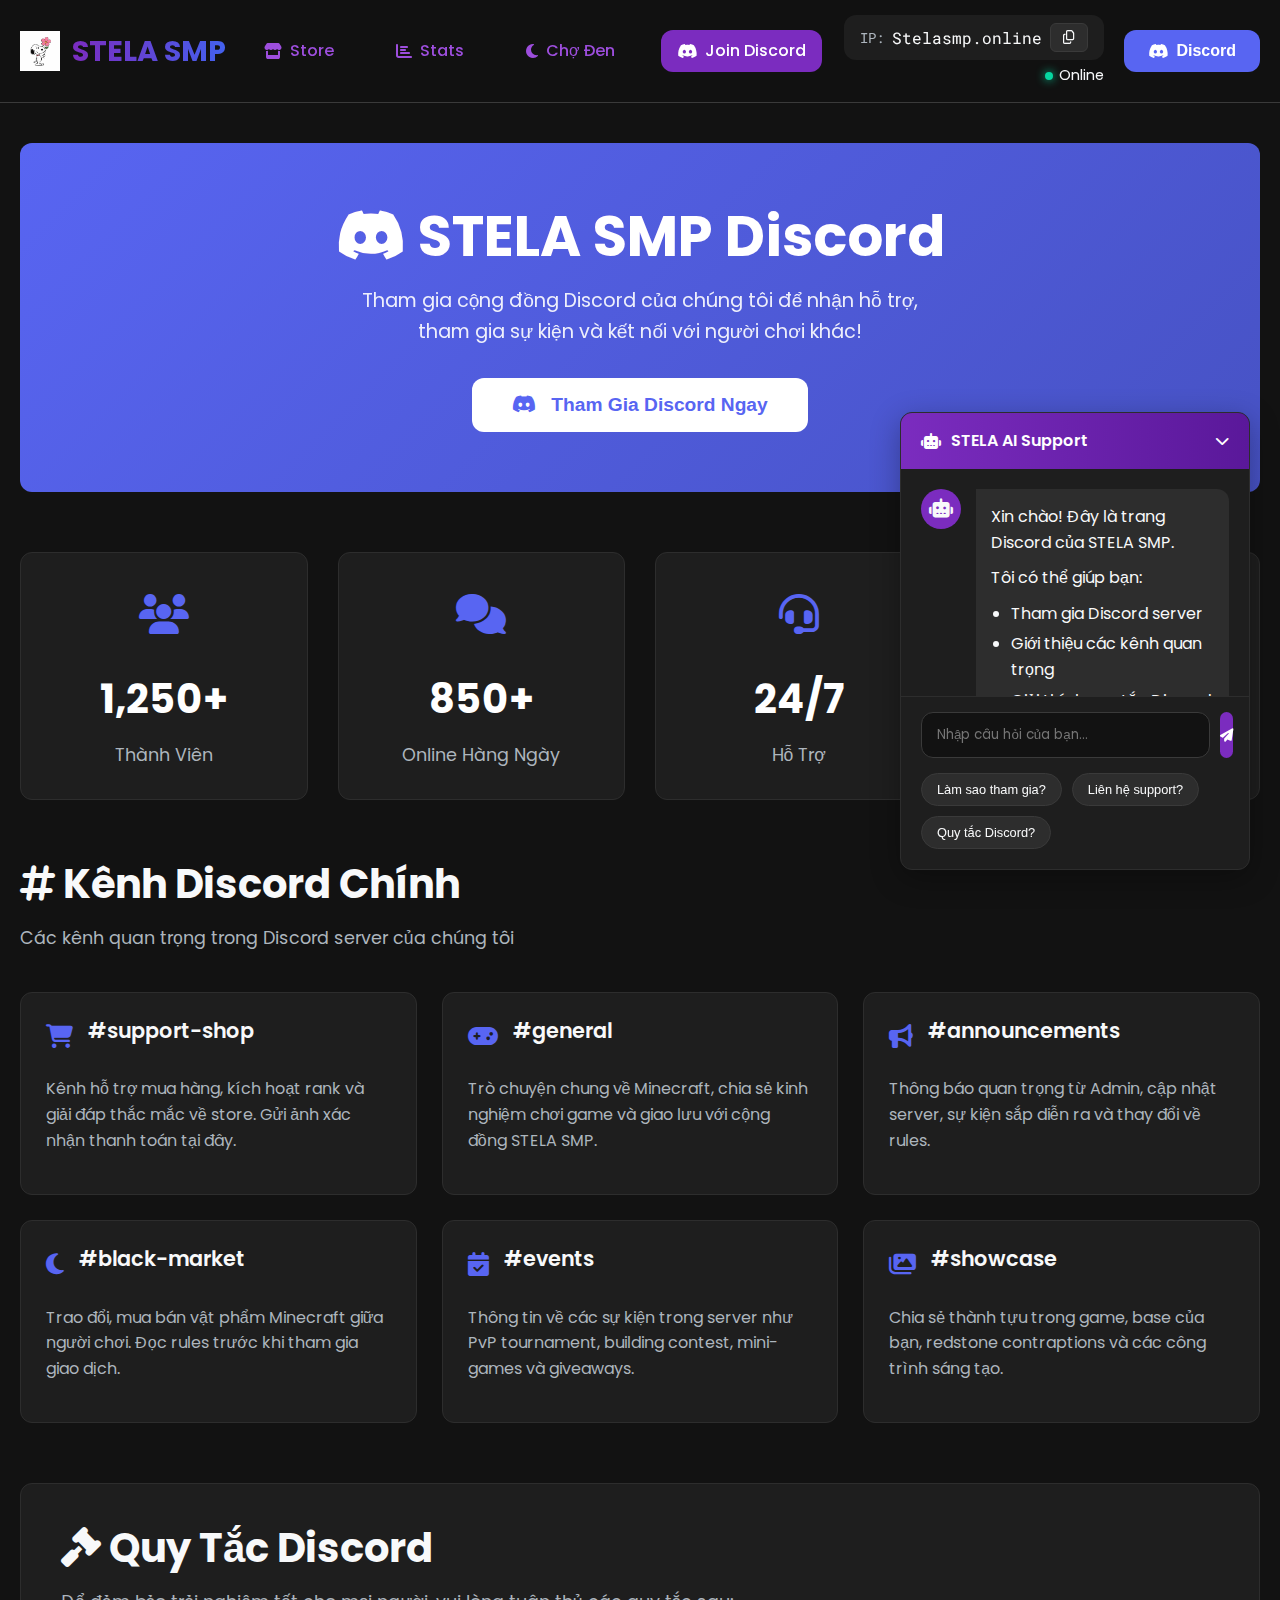
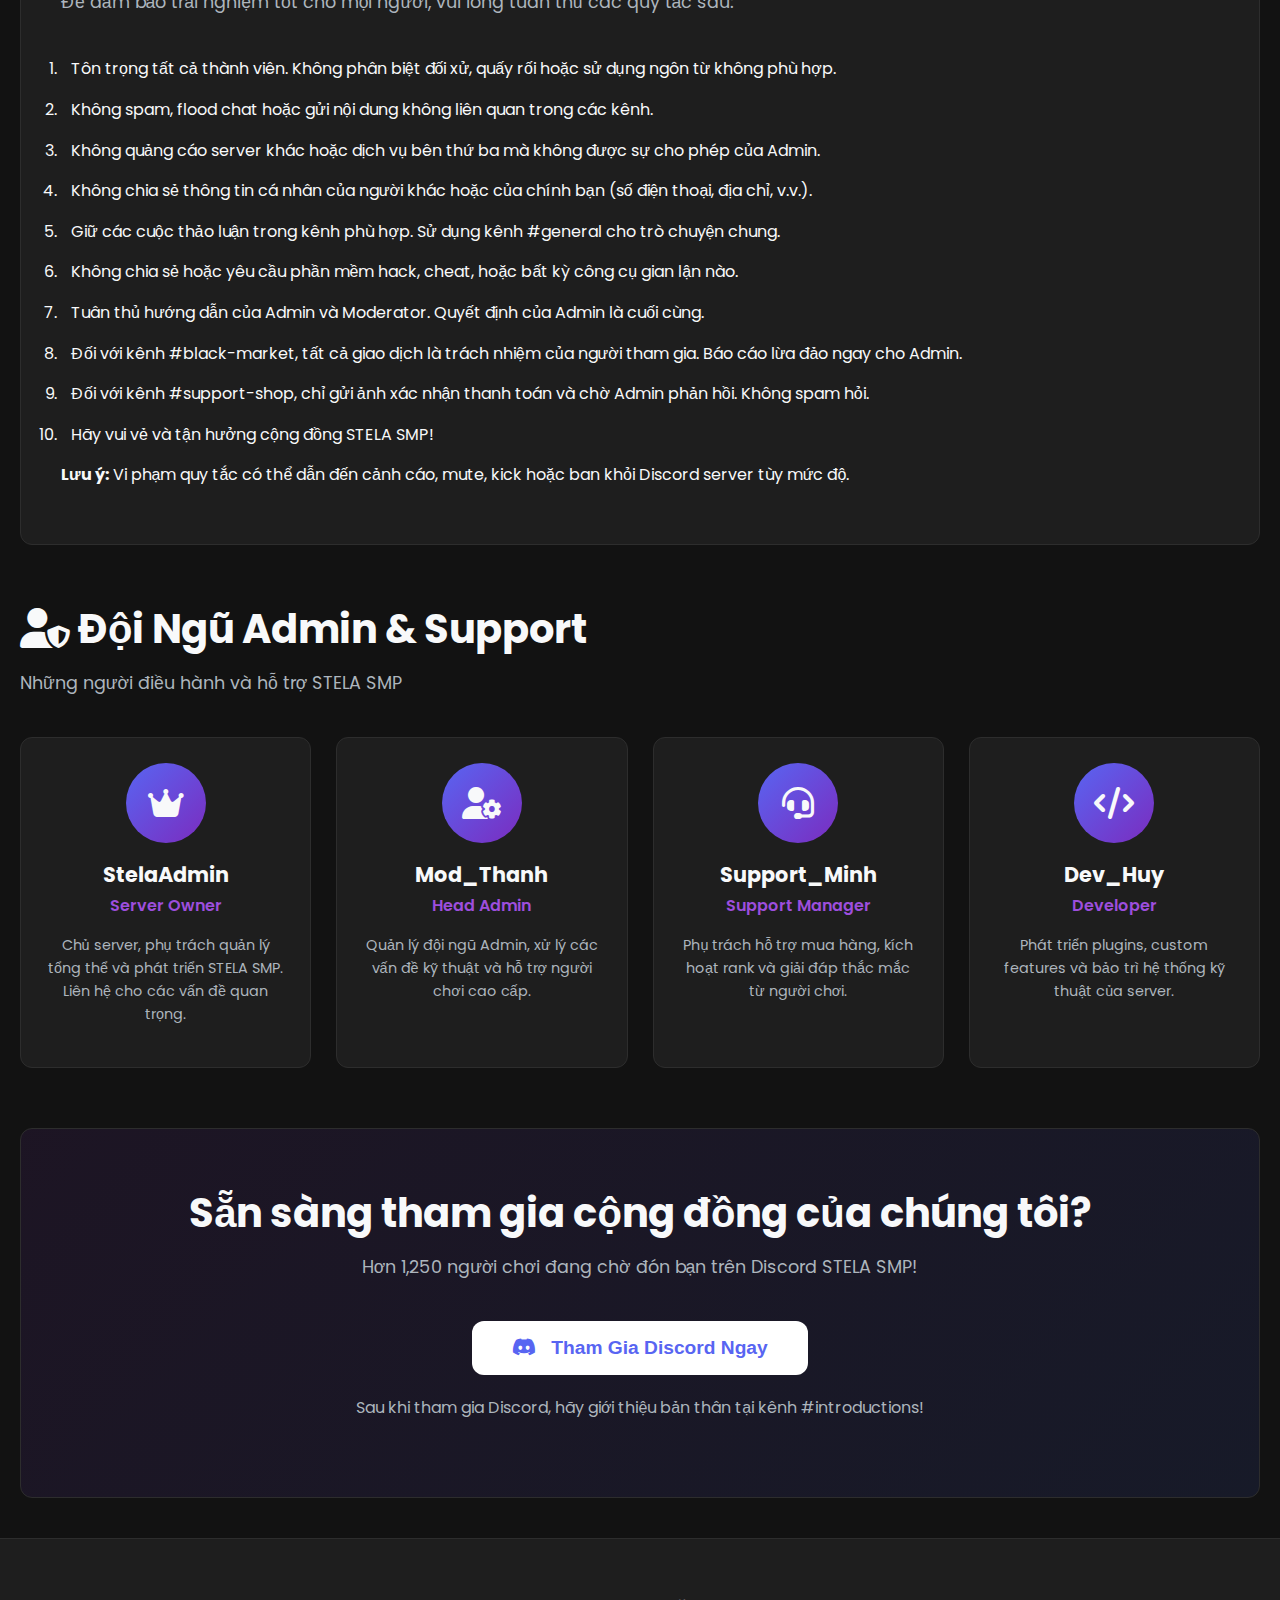
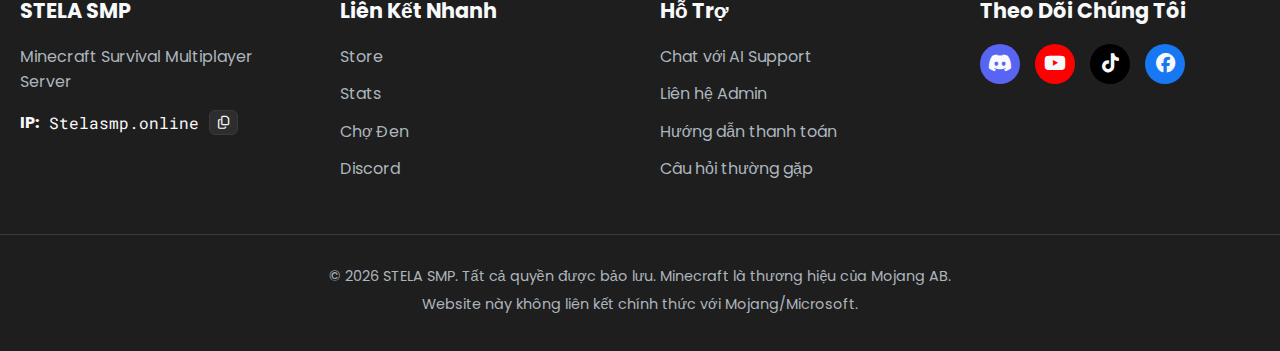
<file: discord.html>
<!DOCTYPE html>
<html lang="vi">
<head>
    <meta charset="UTF-8">
    <meta name="viewport" content="width=device-width, initial-scale=1.0">
    <title>Discord | STELA SMP</title>
    <link rel="stylesheet" href="style.css">
    <link rel="stylesheet" href="https://cdnjs.cloudflare.com/ajax/libs/font-awesome/6.4.0/css/all.min.css">
    <link href="https://fonts.googleapis.com/css2?family=Poppins:wght@300;400;500;600;700&family=Roboto+Mono:wght@400;500;700&display=swap" rel="stylesheet">
    <link rel="icon" type="image/x-icon" href="images/logo.png">
    <style>
        /* Additional styles for Discord page */
        .discord-header {
            text-align: center;
            padding: 60px 0;
            background: linear-gradient(135deg, #5865f2, #4752c4);
            border-radius: var(--border-radius);
            margin-bottom: 60px;
            color: white;
        }
        
        .discord-header h1 {
            color: white;
            font-size: 3.5rem;
            margin-bottom: 1rem;
        }
        
        .discord-tagline {
            font-size: 1.2rem;
            opacity: 0.9;
            max-width: 600px;
            margin: 0 auto 30px;
        }
        
        .discord-cta {
            margin-top: 30px;
        }
        
        .btn-join-discord {
            background-color: white;
            color: #5865f2;
            font-size: 1.2rem;
            padding: 16px 40px;
            border-radius: var(--border-radius);
            font-weight: 700;
            display: inline-flex;
            align-items: center;
            gap: 15px;
            transition: var(--transition);
            border: none;
            cursor: pointer;
        }
        
        .btn-join-discord:hover {
            transform: translateY(-5px);
            box-shadow: 0 15px 30px rgba(0, 0, 0, 0.2);
        }
        
        .discord-stats {
            display: grid;
            grid-template-columns: repeat(auto-fit, minmax(250px, 1fr));
            gap: 30px;
            margin-bottom: 60px;
        }
        
        .discord-stat-card {
            background-color: var(--dark-gray);
            border-radius: var(--border-radius);
            padding: 30px;
            text-align: center;
            border: 1px solid var(--medium-gray);
            transition: var(--transition);
        }
        
        .discord-stat-card:hover {
            transform: translateY(-5px);
            border-color: #5865f2;
        }
        
        .discord-stat-icon {
            font-size: 2.5rem;
            color: #5865f2;
            margin-bottom: 20px;
        }
        
        .discord-stat-number {
            font-size: 2.5rem;
            font-weight: 700;
            margin-bottom: 10px;
            color: white;
        }
        
        .discord-stat-label {
            color: var(--text-secondary);
            font-size: 1.1rem;
        }
        
        .discord-channels {
            margin-bottom: 60px;
        }
        
        .channels-grid {
            display: grid;
            grid-template-columns: repeat(auto-fit, minmax(300px, 1fr));
            gap: 25px;
        }
        
        .channel-card {
            background-color: var(--dark-gray);
            border-radius: var(--border-radius);
            padding: 25px;
            border: 1px solid var(--medium-gray);
            transition: var(--transition);
        }
        
        .channel-card:hover {
            transform: translateY(-5px);
            border-color: var(--primary);
        }
        
        .channel-header {
            display: flex;
            align-items: center;
            gap: 15px;
            margin-bottom: 20px;
        }
        
        .channel-icon {
            font-size: 1.5rem;
            color: #5865f2;
        }
        
        .channel-name {
            font-size: 1.3rem;
            font-weight: 600;
        }
        
        .channel-desc {
            color: var(--text-secondary);
            line-height: 1.6;
        }
        
        .discord-rules {
            background-color: var(--dark-gray);
            border-radius: var(--border-radius);
            padding: 40px;
            margin-bottom: 60px;
            border: 1px solid var(--medium-gray);
        }
        
        .rules-list {
            margin-top: 20px;
        }
        
        .rules-list li {
            margin-bottom: 15px;
            padding-left: 10px;
        }
        
        .admin-team {
            margin-bottom: 60px;
        }
        
        .admin-grid {
            display: grid;
            grid-template-columns: repeat(auto-fit, minmax(250px, 1fr));
            gap: 25px;
            margin-top: 30px;
        }
        
        .admin-card {
            background-color: var(--dark-gray);
            border-radius: var(--border-radius);
            padding: 25px;
            text-align: center;
            border: 1px solid var(--medium-gray);
            transition: var(--transition);
        }
        
        .admin-card:hover {
            transform: translateY(-5px);
            border-color: var(--accent);
        }
        
        .admin-avatar {
            width: 80px;
            height: 80px;
            border-radius: 50%;
            background: linear-gradient(135deg, #5865f2, #7b2cbf);
            margin: 0 auto 20px;
            display: flex;
            align-items: center;
            justify-content: center;
            font-size: 2rem;
        }
        
        .admin-name {
            font-size: 1.3rem;
            margin-bottom: 5px;
        }
        
        .admin-role {
            color: var(--primary-light);
            font-weight: 600;
            margin-bottom: 15px;
        }
        
        .admin-desc {
            color: var(--text-secondary);
            font-size: 0.9rem;
        }
        
        .discord-join-bottom {
            text-align: center;
            padding: 60px;
            background: linear-gradient(135deg, rgba(123, 44, 191, 0.1), rgba(67, 97, 238, 0.1));
            border-radius: var(--border-radius);
            border: 1px solid var(--medium-gray);
        }
    </style>
</head>
<body>
    <!-- Navbar -->
    <nav class="navbar">
        <div class="nav-container">
            <div class="nav-brand">
                <img src="images/logo.png" alt="STELA SMP Logo" class="logo">
                <span class="brand-text">STELA SMP</span>
            </div>
            
            <div class="nav-menu">
                <a href="index.html" class="nav-link">
                    <i class="fas fa-store"></i> Store
                </a>
                <a href="stats.html" class="nav-link">
                    <i class="fas fa-chart-bar"></i> Stats
                </a>
                <a href="blackmarket.html" class="nav-link">
                    <i class="fas fa-moon"></i> Chợ Đen
                </a>
                <a href="discord.html" class="nav-link active">
                    <i class="fab fa-discord"></i> Join Discord
                </a>
            </div>
            
            <div class="nav-actions">
                <div class="server-info">
                    <div class="server-ip">
                        <span class="ip-label">IP:</span>
                        <code id="server-ip">Stelasmp.online</code>
                        <button class="copy-btn" onclick="copyIP()">
                            <i class="far fa-copy"></i>
                        </button>
                    </div>
                    <div class="server-status online">
                        <span class="status-dot"></span>
                        Online
                    </div>
                </div>
                <button class="btn-discord" onclick="window.location.href='discord.html'">
                    <i class="fab fa-discord"></i> Discord
                </button>
            </div>
            
            <button class="nav-toggle" id="navToggle">
                <i class="fas fa-bars"></i>
            </button>
        </div>
    </nav>

    <!-- Discord Main Content -->
    <main class="main-container">
      <!-- Discord Header -->
<header class="discord-header">
    <h1><i class="fab fa-discord"></i> STELA SMP Discord</h1>
    <p class="discord-tagline">Tham gia cộng đồng Discord của chúng tôi để nhận hỗ trợ, tham gia sự kiện và kết nối với người chơi khác!</p>
    <div class="discord-cta">
        <button class="btn-join-discord" onclick="joinDiscord()">
            <i class="fab fa-discord"></i> Tham Gia Discord Ngay
        </button>
    </div>
</header>

        <!-- Discord Stats -->
        <section class="discord-stats">
            <div class="discord-stat-card">
                <div class="discord-stat-icon">
                    <i class="fas fa-users"></i>
                </div>
                <div class="discord-stat-number" id="discord-members">1,250+</div>
                <div class="discord-stat-label">Thành Viên</div>
            </div>
            
            <div class="discord-stat-card">
                <div class="discord-stat-icon">
                    <i class="fas fa-comments"></i>
                </div>
                <div class="discord-stat-number" id="discord-online">850+</div>
                <div class="discord-stat-label">Online Hàng Ngày</div>
            </div>
            
            <div class="discord-stat-card">
                <div class="discord-stat-icon">
                    <i class="fas fa-headset"></i>
                </div>
                <div class="discord-stat-number" id="support-tickets">24/7</div>
                <div class="discord-stat-label">Hỗ Trợ</div>
            </div>
            
            <div class="discord-stat-card">
                <div class="discord-stat-icon">
                    <i class="fas fa-calendar-alt"></i>
                </div>
                <div class="discord-stat-number" id="monthly-events">15+</div>
                <div class="discord-stat-label">Sự Kiện Mỗi Tháng</div>
            </div>
        </section>

        <!-- Discord Channels -->
        <section class="discord-channels">
            <h2><i class="fas fa-hashtag"></i> Kênh Discord Chính</h2>
            <p class="section-subtitle">Các kênh quan trọng trong Discord server của chúng tôi</p>
            
            <div class="channels-grid">
                <div class="channel-card">
                    <div class="channel-header">
                        <div class="channel-icon">
                            <i class="fas fa-shopping-cart"></i>
                        </div>
                        <h3 class="channel-name">#support-shop</h3>
                    </div>
                    <p class="channel-desc">Kênh hỗ trợ mua hàng, kích hoạt rank và giải đáp thắc mắc về store. Gửi ảnh xác nhận thanh toán tại đây.</p>
                </div>
                
                <div class="channel-card">
                    <div class="channel-header">
                        <div class="channel-icon">
                            <i class="fas fa-gamepad"></i>
                        </div>
                        <h3 class="channel-name">#general</h3>
                    </div>
                    <p class="channel-desc">Trò chuyện chung về Minecraft, chia sẻ kinh nghiệm chơi game và giao lưu với cộng đồng STELA SMP.</p>
                </div>
                
                <div class="channel-card">
                    <div class="channel-header">
                        <div class="channel-icon">
                            <i class="fas fa-bullhorn"></i>
                        </div>
                        <h3 class="channel-name">#announcements</h3>
                    </div>
                    <p class="channel-desc">Thông báo quan trọng từ Admin, cập nhật server, sự kiện sắp diễn ra và thay đổi về rules.</p>
                </div>
                
                <div class="channel-card">
                    <div class="channel-header">
                        <div class="channel-icon">
                            <i class="fas fa-moon"></i>
                        </div>
                        <h3 class="channel-name">#black-market</h3>
                    </div>
                    <p class="channel-desc">Trao đổi, mua bán vật phẩm Minecraft giữa người chơi. Đọc rules trước khi tham gia giao dịch.</p>
                </div>
                
                <div class="channel-card">
                    <div class="channel-header">
                        <div class="channel-icon">
                            <i class="fas fa-calendar-check"></i>
                        </div>
                        <h3 class="channel-name">#events</h3>
                    </div>
                    <p class="channel-desc">Thông tin về các sự kiện trong server như PvP tournament, building contest, mini-games và giveaways.</p>
                </div>
                
                <div class="channel-card">
                    <div class="channel-header">
                        <div class="channel-icon">
                            <i class="fas fa-images"></i>
                        </div>
                        <h3 class="channel-name">#showcase</h3>
                    </div>
                    <p class="channel-desc">Chia sẻ thành tựu trong game, base của bạn, redstone contraptions và các công trình sáng tạo.</p>
                </div>
            </div>
        </section>

        <!-- Discord Rules -->
        <section class="discord-rules">
            <h2><i class="fas fa-gavel"></i> Quy Tắc Discord</h2>
            <p class="section-subtitle">Để đảm bảo trải nghiệm tốt cho mọi người, vui lòng tuân thủ các quy tắc sau:</p>
            
            <ol class="rules-list">
                <li>Tôn trọng tất cả thành viên. Không phân biệt đối xử, quấy rối hoặc sử dụng ngôn từ không phù hợp.</li>
                <li>Không spam, flood chat hoặc gửi nội dung không liên quan trong các kênh.</li>
                <li>Không quảng cáo server khác hoặc dịch vụ bên thứ ba mà không được sự cho phép của Admin.</li>
                <li>Không chia sẻ thông tin cá nhân của người khác hoặc của chính bạn (số điện thoại, địa chỉ, v.v.).</li>
                <li>Giữ các cuộc thảo luận trong kênh phù hợp. Sử dụng kênh #general cho trò chuyện chung.</li>
                <li>Không chia sẻ hoặc yêu cầu phần mềm hack, cheat, hoặc bất kỳ công cụ gian lận nào.</li>
                <li>Tuân thủ hướng dẫn của Admin và Moderator. Quyết định của Admin là cuối cùng.</li>
                <li>Đối với kênh #black-market, tất cả giao dịch là trách nhiệm của người tham gia. Báo cáo lừa đảo ngay cho Admin.</li>
                <li>Đối với kênh #support-shop, chỉ gửi ảnh xác nhận thanh toán và chờ Admin phản hồi. Không spam hỏi.</li>
                <li>Hãy vui vẻ và tận hưởng cộng đồng STELA SMP!</li>
            </ol>
            
            <p><strong>Lưu ý:</strong> Vi phạm quy tắc có thể dẫn đến cảnh cáo, mute, kick hoặc ban khỏi Discord server tùy mức độ.</p>
        </section>

        <!-- Admin Team -->
        <section class="admin-team">
            <h2><i class="fas fa-user-shield"></i> Đội Ngũ Admin & Support</h2>
            <p class="section-subtitle">Những người điều hành và hỗ trợ STELA SMP</p>
            
            <div class="admin-grid">
                <div class="admin-card">
                    <div class="admin-avatar">
                        <i class="fas fa-crown"></i>
                    </div>
                    <h3 class="admin-name">StelaAdmin</h3>
                    <div class="admin-role">Server Owner</div>
                    <p class="admin-desc">Chủ server, phụ trách quản lý tổng thể và phát triển STELA SMP. Liên hệ cho các vấn đề quan trọng.</p>
                </div>
                
                <div class="admin-card">
                    <div class="admin-avatar">
                        <i class="fas fa-user-cog"></i>
                    </div>
                    <h3 class="admin-name">Mod_Thanh</h3>
                    <div class="admin-role">Head Admin</div>
                    <p class="admin-desc">Quản lý đội ngũ Admin, xử lý các vấn đề kỹ thuật và hỗ trợ người chơi cao cấp.</p>
                </div>
                
                <div class="admin-card">
                    <div class="admin-avatar">
                        <i class="fas fa-headset"></i>
                    </div>
                    <h3 class="admin-name">Support_Minh</h3>
                    <div class="admin-role">Support Manager</div>
                    <p class="admin-desc">Phụ trách hỗ trợ mua hàng, kích hoạt rank và giải đáp thắc mắc từ người chơi.</p>
                </div>
                
                <div class="admin-card">
                    <div class="admin-avatar">
                        <i class="fas fa-code"></i>
                    </div>
                    <h3 class="admin-name">Dev_Huy</h3>
                    <div class="admin-role">Developer</div>
                    <p class="admin-desc">Phát triển plugins, custom features và bảo trì hệ thống kỹ thuật của server.</p>
                </div>
            </div>
        </section>

        <!-- Final Join CTA -->
        <section class="discord-join-bottom">
            <h2>Sẵn sàng tham gia cộng đồng của chúng tôi?</h2>
            <p class="section-subtitle">Hơn 1,250 người chơi đang chờ đón bạn trên Discord STELA SMP!</p>
            <div class="discord-cta">
                <button class="btn-join-discord" onclick="joinDiscord()">
                    <i class="fab fa-discord"></i> Tham Gia Discord Ngay
                </button>
            </div>
            <p style="margin-top: 20px; color: var(--text-secondary);">Sau khi tham gia Discord, hãy giới thiệu bản thân tại kênh #introductions!</p>
        </section>
    </main>

    <!-- Footer -->
    <footer class="footer">
        <div class="footer-content">
            <div class="footer-section">
                <h3>STELA SMP</h3>
                <p>Minecraft Survival Multiplayer Server</p>
                <div class="server-ip-footer">
                    <strong>IP:</strong> <code>Stelasmp.online</code>
                    <button class="copy-btn small" onclick="copyIP()">
                        <i class="far fa-copy"></i>
                    </button>
                </div>
            </div>
            
            <div class="footer-section">
                <h3>Liên Kết Nhanh</h3>
                <ul class="footer-links">
                    <li><a href="index.html">Store</a></li>
                    <li><a href="stats.html">Stats</a></li>
                    <li><a href="blackmarket.html">Chợ Đen</a></li>
                    <li><a href="discord.html">Discord</a></li>
                </ul>
            </div>
            
            <div class="footer-section">
                <h3>Hỗ Trợ</h3>
                <ul class="footer-links">
                    <li><a href="#" onclick="openSupportChat()">Chat với AI Support</a></li>
                    <li><a href="discord.html">Liên hệ Admin</a></li>
                    <li><a href="#">Hướng dẫn thanh toán</a></li>
                    <li><a href="#">Câu hỏi thường gặp</a></li>
                </ul>
            </div>
            
            <div class="footer-section">
                <h3>Theo Dõi Chúng Tôi</h3>
                <div class="social-links">
                    <a href="discord.html" class="social-link discord">
                        <i class="fab fa-discord"></i>
                    </a>
                    <a href="#" class="social-link youtube">
                        <i class="fab fa-youtube"></i>
                    </a>
                    <a href="#" class="social-link tiktok">
                        <i class="fab fa-tiktok"></i>
                    </a>
                    <a href="#" class="social-link facebook">
                        <i class="fab fa-facebook"></i>
                    </a>
                </div>
            </div>
        </div>
        
        <div class="footer-bottom">
            <p>&copy; 2026 STELA SMP. Tất cả quyền được bảo lưu. Minecraft là thương hiệu của Mojang AB.</p>
            <p>Website này không liên kết chính thức với Mojang/Microsoft.</p>
        </div>
    </footer>

    <!-- AI Chat Support -->
    <div class="ai-chat-container" id="aiChatContainer">
        <div class="ai-chat-header" onclick="toggleChat()">
            <div class="ai-chat-title">
                <i class="fas fa-robot"></i>
                <span>STELA AI Support</span>
            </div>
            <div class="ai-chat-toggle">
                <i class="fas fa-chevron-down" id="chatToggleIcon"></i>
            </div>
        </div>
        <div class="ai-chat-body" id="chatBody">
            <div class="ai-chat-messages" id="chatMessages">
                <div class="ai-message">
                    <div class="ai-avatar">
                        <i class="fas fa-robot"></i>
                    </div>
                    <div class="ai-text">
                        <p>Xin chào! Đây là trang Discord của STELA SMP.</p>
                        <p>Tôi có thể giúp bạn:</p>
                        <ul>
                            <li>Tham gia Discord server</li>
                            <li>Giới thiệu các kênh quan trọng</li>
                            <li>Giải thích quy tắc Discord</li>
                            <li>Giới thiệu đội ngũ Admin</li>
                            <li>Hướng dẫn liên hệ Support</li>
                        </ul>
                    </div>
                </div>
            </div>
            <div class="ai-chat-input">
                <input type="text" id="chatInput" placeholder="Nhập câu hỏi của bạn...">
                <button onclick="sendMessage()">
                    <i class="fas fa-paper-plane"></i>
                </button>
            </div>
            <div class="ai-quick-questions">
                <button class="quick-question" onclick="askQuickQuestion('join')">Làm sao tham gia?</button>
                <button class="quick-question" onclick="askQuickQuestion('support')">Liên hệ support?</button>
                <button class="quick-question" onclick="askQuickQuestion('rules')">Quy tắc Discord?</button>
            </div>
        </div>
    </div>

    <script src="script.js"></script>
    <script src="discord.js"></script>
</body>
</html>
</file>
<file: style.css>
/* Reset & Base Styles */
* {
    margin: 0;
    padding: 0;
    box-sizing: border-box;
}

:root {
    --primary: #7b2cbf;
    --primary-dark: #5a189a;
    --primary-light: #9d4edd;
    --secondary: #4361ee;
    --accent: #ff6b6b;
    --success: #06d6a0;
    --warning: #ffd166;
    --danger: #ef476f;
    --dark: #121212;
    --dark-gray: #1e1e1e;
    --medium-gray: #2d2d2d;
    --light-gray: #3a3a3a;
    --text: #f8f9fa;
    --text-secondary: #adb5bd;
    --border-radius: 12px;
    --box-shadow: 0 8px 30px rgba(0, 0, 0, 0.3);
    --transition: all 0.3s ease;
}

body {
    font-family: 'Poppins', sans-serif;
    background-color: var(--dark);
    color: var(--text);
    line-height: 1.6;
    overflow-x: hidden;
}

code {
    font-family: 'Roboto Mono', monospace;
}

.container {
    max-width: 1400px;
    margin: 0 auto;
    padding: 0 20px;
}

/* Typography */
h1, h2, h3, h4, h5 {
    font-weight: 700;
    line-height: 1.2;
}

h1 {
    font-size: 3.5rem;
    margin-bottom: 1rem;
    background: linear-gradient(90deg, var(--primary), var(--secondary));
    -webkit-background-clip: text;
    background-clip: text;
    color: transparent;
}

h2 {
    font-size: 2.5rem;
    margin-bottom: 1rem;
}

h3 {
    font-size: 1.8rem;
    margin-bottom: 0.75rem;
}

p {
    margin-bottom: 1rem;
}

a {
    color: var(--primary-light);
    text-decoration: none;
    transition: var(--transition);
}

a:hover {
    color: var(--secondary);
}

/* Buttons */
.btn-primary, .btn-secondary, .btn-buy, .btn-discord {
    display: inline-flex;
    align-items: center;
    justify-content: center;
    padding: 12px 24px;
    border-radius: var(--border-radius);
    font-weight: 600;
    font-size: 1rem;
    cursor: pointer;
    transition: var(--transition);
    border: none;
    gap: 8px;
}

.btn-primary {
    background: linear-gradient(90deg, var(--primary), var(--primary-light));
    color: white;
}

.btn-primary:hover {
    transform: translateY(-3px);
    box-shadow: 0 10px 20px rgba(123, 44, 191, 0.3);
}

.btn-secondary {
    background-color: var(--medium-gray);
    color: var(--text);
    border: 1px solid var(--light-gray);
}

.btn-secondary:hover {
    background-color: var(--light-gray);
    transform: translateY(-3px);
}

.btn-large {
    padding: 16px 32px;
    font-size: 1.1rem;
}

.btn-buy {
    background: linear-gradient(90deg, var(--primary-dark), var(--primary));
    color: white;
    width: 100%;
    margin-top: 20px;
    padding: 14px;
}

.btn-buy:hover {
    background: linear-gradient(90deg, var(--primary), var(--primary-light));
    transform: translateY(-3px);
    box-shadow: 0 10px 20px rgba(123, 44, 191, 0.3);
}

.btn-buy.featured {
    background: linear-gradient(90deg, var(--accent), var(--danger));
}

.btn-buy.featured:hover {
    background: linear-gradient(90deg, var(--danger), var(--accent));
}

.btn-buy.custom {
    background: linear-gradient(90deg, #ff6b6b, #ff8e53);
}

.btn-buy.custom:hover {
    background: linear-gradient(90deg, #ff8e53, #ff6b6b);
}

.btn-discord {
    background-color: #5865f2;
    color: white;
}

.btn-discord:hover {
    background-color: #4752c4;
    transform: translateY(-3px);
}

.btn-discord.large {
    padding: 16px 32px;
    font-size: 1.1rem;
    width: 100%;
    margin-top: 10px;
}

.copy-btn {
    background-color: var(--medium-gray);
    border: 1px solid var(--light-gray);
    color: var(--text);
    border-radius: 6px;
    padding: 6px 12px;
    cursor: pointer;
    transition: var(--transition);
}

.copy-btn:hover {
    background-color: var(--light-gray);
}

.copy-btn.small {
    padding: 4px 8px;
    font-size: 0.8rem;
}

/* Navbar */
.navbar {
    background-color: rgba(18, 18, 18, 0.95);
    backdrop-filter: blur(10px);
    border-bottom: 1px solid var(--light-gray);
    position: sticky;
    top: 0;
    z-index: 1000;
    padding: 15px 0;
}

.nav-container {
    max-width: 1400px;
    margin: 0 auto;
    display: flex;
    justify-content: space-between;
    align-items: center;
    padding: 0 20px;
}

.nav-brand {
    display: flex;
    align-items: center;
    gap: 12px;
}

.logo {
    height: 40px;
    width: auto;
}

.brand-text {
    font-size: 1.8rem;
    font-weight: 700;
    background: linear-gradient(90deg, var(--primary), var(--secondary));
    -webkit-background-clip: text;
    background-clip: text;
    color: transparent;
}

.nav-menu {
    display: flex;
    gap: 30px;
}

.nav-link {
    display: flex;
    align-items: center;
    gap: 8px;
    font-weight: 500;
    padding: 8px 16px;
    border-radius: var(--border-radius);
    transition: var(--transition);
}

.nav-link:hover {
    background-color: var(--medium-gray);
}

.nav-link.active {
    background-color: var(--primary);
    color: white;
}

.nav-actions {
    display: flex;
    align-items: center;
    gap: 20px;
}

.server-info {
    display: flex;
    flex-direction: column;
    align-items: flex-end;
}

.server-ip {
    display: flex;
    align-items: center;
    gap: 8px;
    background-color: var(--dark-gray);
    padding: 8px 16px;
    border-radius: var(--border-radius);
    font-family: 'Roboto Mono', monospace;
}

.ip-label {
    color: var(--text-secondary);
    font-size: 0.9rem;
}

.server-status {
    display: flex;
    align-items: center;
    gap: 6px;
    font-size: 0.9rem;
    margin-top: 4px;
}

.status-dot {
    width: 8px;
    height: 8px;
    border-radius: 50%;
}

.server-status.online .status-dot {
    background-color: var(--success);
    box-shadow: 0 0 10px var(--success);
}

.nav-toggle {
    display: none;
    background: none;
    border: none;
    color: var(--text);
    font-size: 1.5rem;
    cursor: pointer;
}

/* Main Content */
.main-container {
    max-width: 1400px;
    margin: 0 auto;
    padding: 40px 20px;
}

.server-header {
    text-align: center;
    padding: 60px 0;
    background: linear-gradient(135deg, rgba(123, 44, 191, 0.1), rgba(67, 97, 238, 0.1));
    border-radius: var(--border-radius);
    margin-bottom: 60px;
    border: 1px solid var(--medium-gray);
}

.server-banner {
    max-width: 800px;
    margin: 0 auto;
}

.server-title {
    font-size: 4rem;
    margin-bottom: 1rem;
}

.server-tagline {
    font-size: 1.2rem;
    color: var(--text-secondary);
    max-width: 600px;
    margin: 0 auto 30px;
}

.server-cta {
    display: flex;
    justify-content: center;
    gap: 20px;
    flex-wrap: wrap;
}

/* Store Sections */
.store-section {
    margin-bottom: 80px;
}

.section-title {
    display: flex;
    align-items: center;
    gap: 15px;
    margin-bottom: 10px;
}

.section-subtitle {
    color: var(--text-secondary);
    font-size: 1.1rem;
    margin-bottom: 40px;
}

/* Packages Grid */
.packages-grid {
    display: grid;
    grid-template-columns: repeat(auto-fill, minmax(320px, 1fr));
    gap: 30px;
}

.package-card {
    background-color: var(--dark-gray);
    border-radius: var(--border-radius);
    overflow: hidden;
    border: 1px solid var(--medium-gray);
    transition: var(--transition);
    position: relative;
}

.package-card:hover {
    transform: translateY(-10px);
    box-shadow: var(--box-shadow);
    border-color: var(--primary);
}

.package-card.featured {
    border-color: var(--accent);
}

.package-card.custom {
    border-color: #ff8e53;
}

.package-badge {
    position: absolute;
    top: 15px;
    right: 15px;
    background-color: var(--accent);
    color: white;
    padding: 5px 15px;
    border-radius: 20px;
    font-size: 0.8rem;
    font-weight: 600;
}

.package-header {
    padding: 25px;
    border-bottom: 1px solid var(--medium-gray);
    background: linear-gradient(90deg, rgba(123, 44, 191, 0.1), rgba(67, 97, 238, 0.1));
}

.package-name {
    font-size: 1.8rem;
    margin-bottom: 10px;
}

.package-price {
    font-size: 2.2rem;
    font-weight: 700;
    color: var(--primary-light);
}

.package-card.featured .package-price {
    color: var(--accent);
}

.package-card.custom .package-price {
    color: #ff8e53;
}

.package-body {
    padding: 25px;
}

.package-features {
    list-style: none;
    margin-bottom: 20px;
}

.package-features li {
    display: flex;
    align-items: flex-start;
    gap: 10px;
    margin-bottom: 12px;
    color: var(--text-secondary);
}

.package-features li i {
    color: var(--success);
    margin-top: 3px;
}

/* Items Grid */
.items-grid {
    display: grid;
    grid-template-columns: repeat(auto-fill, minmax(280px, 1fr));
    gap: 25px;
}

.item-card {
    background-color: var(--dark-gray);
    border-radius: var(--border-radius);
    padding: 25px;
    border: 1px solid var(--medium-gray);
    display: flex;
    flex-direction: column;
    transition: var(--transition);
}

.item-card:hover {
    transform: translateY(-5px);
    box-shadow: 0 10px 25px rgba(0, 0, 0, 0.2);
    border-color: var(--primary);
}

.item-icon {
    font-size: 2.5rem;
    margin-bottom: 20px;
}

.item-info {
    flex-grow: 1;
    margin-bottom: 20px;
}

.item-name {
    font-size: 1.5rem;
    margin-bottom: 10px;
}

.item-price {
    font-size: 1.8rem;
    font-weight: 700;
    color: var(--primary-light);
    margin-bottom: 15px;
}

.item-desc {
    color: var(--text-secondary);
    font-size: 0.95rem;
    line-height: 1.5;
}

/* About Section */
.info-section {
    margin-bottom: 80px;
}

.about-grid {
    display: grid;
    grid-template-columns: repeat(auto-fit, minmax(250px, 1fr));
    gap: 30px;
}

.about-card {
    background-color: var(--dark-gray);
    border-radius: var(--border-radius);
    padding: 30px;
    text-align: center;
    border: 1px solid var(--medium-gray);
    transition: var(--transition);
}

.about-card:hover {
    transform: translateY(-5px);
    border-color: var(--primary);
}

.about-icon {
    font-size: 2.5rem;
    color: var(--primary-light);
    margin-bottom: 20px;
}

.about-card h3 {
    margin-bottom: 15px;
}

.about-card p {
    color: var(--text-secondary);
}

/* Footer */
.footer {
    background-color: var(--dark-gray);
    border-top: 1px solid var(--medium-gray);
    padding: 60px 0 30px;
}

.footer-content {
    max-width: 1400px;
    margin: 0 auto;
    display: grid;
    grid-template-columns: repeat(auto-fit, minmax(250px, 1fr));
    gap: 40px;
    padding: 0 20px;
    margin-bottom: 40px;
}

.footer-section h3 {
    font-size: 1.3rem;
    margin-bottom: 20px;
    color: var(--text);
}

.footer-section p {
    color: var(--text-secondary);
    margin-bottom: 15px;
}

.server-ip-footer {
    display: flex;
    align-items: center;
    gap: 10px;
    margin-top: 15px;
}

.footer-links {
    list-style: none;
}

.footer-links li {
    margin-bottom: 12px;
}

.footer-links a {
    color: var(--text-secondary);
    transition: var(--transition);
}

.footer-links a:hover {
    color: var(--primary-light);
}

.social-links {
    display: flex;
    gap: 15px;
}

.social-link {
    display: flex;
    align-items: center;
    justify-content: center;
    width: 40px;
    height: 40px;
    border-radius: 50%;
    background-color: var(--medium-gray);
    color: var(--text);
    font-size: 1.2rem;
    transition: var(--transition);
}

.social-link:hover {
    transform: translateY(-3px);
}

.social-link.discord {
    background-color: #5865f2;
}

.social-link.youtube {
    background-color: #ff0000;
}

.social-link.tiktok {
    background-color: #000000;
}

.social-link.facebook {
    background-color: #1877f2;
}

.footer-bottom {
    text-align: center;
    padding-top: 30px;
    border-top: 1px solid var(--light-gray);
    color: var(--text-secondary);
    font-size: 0.9rem;
}

.footer-bottom p {
    margin-bottom: 5px;
}

/* Modal */
.modal {
    display: none;
    position: fixed;
    top: 0;
    left: 0;
    width: 100%;
    height: 100%;
    background-color: rgba(0, 0, 0, 0.8);
    z-index: 2000;
    overflow-y: auto;
}

.modal-content {
    background-color: var(--dark-gray);
    max-width: 800px;
    margin: 50px auto;
    border-radius: var(--border-radius);
    border: 1px solid var(--medium-gray);
    overflow: hidden;
}

.modal-header {
    display: flex;
    justify-content: space-between;
    align-items: center;
    padding: 25px 30px;
    border-bottom: 1px solid var(--medium-gray);
    background-color: var(--dark);
}

.modal-header h2 {
    margin: 0;
}

.modal-close {
    background: none;
    border: none;
    color: var(--text);
    font-size: 2rem;
    cursor: pointer;
    transition: var(--transition);
}

.modal-close:hover {
    color: var(--accent);
}

.modal-body {
    padding: 30px;
}

/* Checkout Styles */
.checkout-summary {
    background-color: var(--dark);
    border-radius: var(--border-radius);
    padding: 25px;
    margin-bottom: 30px;
}

.checkout-summary h3 {
    margin-bottom: 20px;
}

.order-details {
    border-top: 1px solid var(--medium-gray);
    padding-top: 20px;
}

.order-item {
    display: flex;
    justify-content: space-between;
    margin-bottom: 15px;
    padding-bottom: 15px;
    border-bottom: 1px solid var(--light-gray);
}

.order-total {
    display: flex;
    justify-content: space-between;
    margin-top: 15px;
    padding-top: 15px;
    border-top: 2px solid var(--primary);
}

.payment-methods {
    margin-bottom: 30px;
}

.methods-grid {
    display: grid;
    grid-template-columns: repeat(auto-fit, minmax(250px, 1fr));
    gap: 20px;
    margin-top: 20px;
}

.method-card {
    background-color: var(--dark);
    border: 1px solid var(--medium-gray);
    border-radius: var(--border-radius);
    padding: 20px;
    display: flex;
    align-items: center;
    gap: 15px;
    cursor: pointer;
    transition: var(--transition);
}

.method-card:hover {
    border-color: var(--primary);
    transform: translateY(-3px);
}

.method-card.selected {
    border-color: var(--primary);
    background-color: rgba(123, 44, 191, 0.1);
}

.method-icon {
    font-size: 2rem;
    color: var(--primary-light);
}

.method-info h4 {
    margin-bottom: 5px;
}

.method-info p {
    color: var(--text-secondary);
    font-size: 0.9rem;
    margin: 0;
}

.method-check {
    margin-left: auto;
    color: var(--success);
    font-size: 1.5rem;
    opacity: 0;
}

.method-card.selected .method-check {
    opacity: 1;
}

.payment-details {
    background-color: var(--dark);
    border-radius: var(--border-radius);
    padding: 25px;
    margin-bottom: 30px;
}

.payment-steps {
    padding-left: 20px;
    margin-bottom: 20px;
}

.payment-steps li {
    margin-bottom: 10px;
}

.bank-info p {
    margin-bottom: 10px;
}

.qr-container {
    display: flex;
    gap: 30px;
    align-items: flex-start;
}

.qr-code {
    flex-shrink: 0;
}

.qr-mock {
    width: 200px;
    height: 200px;
    background-color: white;
    border-radius: 10px;
    display: flex;
    flex-direction: column;
    align-items: center;
    justify-content: center;
    color: black;
    font-weight: 700;
}

.qr-pattern {
    width: 150px;
    height: 150px;
    background: linear-gradient(45deg, #333 25%, transparent 25%),
                linear-gradient(-45deg, #333 25%, transparent 25%),
                linear-gradient(45deg, transparent 75%, #333 75%),
                linear-gradient(-45deg, transparent 75%, #333 75%);
    background-size: 20px 20px;
    background-position: 0 0, 0 10px, 10px -10px, -10px 0px;
    margin-bottom: 10px;
}

.qr-info {
    flex-grow: 1;
}

.payment-note {
    background-color: rgba(255, 107, 107, 0.1);
    border-left: 4px solid var(--accent);
    padding: 15px;
    border-radius: 0 var(--border-radius) var(--border-radius) 0;
}

.payment-confirmation {
    text-align: center;
    padding: 30px;
    background-color: var(--dark);
    border-radius: var(--border-radius);
}

.support-note {
    margin-top: 20px;
    color: var(--text-secondary);
    font-size: 0.9rem;
}

/* AI Chat Support */
.ai-chat-container {
    position: fixed;
    bottom: 30px;
    right: 30px;
    width: 350px;
    background-color: var(--dark-gray);
    border-radius: var(--border-radius);
    border: 1px solid var(--medium-gray);
    box-shadow: var(--box-shadow);
    z-index: 1000;
    overflow: hidden;
}

.ai-chat-header {
    background: linear-gradient(90deg, var(--primary), var(--primary-dark));
    color: white;
    padding: 15px 20px;
    display: flex;
    justify-content: space-between;
    align-items: center;
    cursor: pointer;
}

.ai-chat-title {
    display: flex;
    align-items: center;
    gap: 10px;
    font-weight: 600;
}

.ai-chat-toggle {
    font-size: 0.9rem;
}

.ai-chat-body {
    max-height: 400px;
    display: flex;
    flex-direction: column;
}

.ai-chat-messages {
    padding: 20px;
    height: 300px;
    overflow-y: auto;
    flex-grow: 1;
}

.ai-message {
    display: flex;
    gap: 15px;
    margin-bottom: 20px;
}

.ai-avatar {
    flex-shrink: 0;
    width: 40px;
    height: 40px;
    background-color: var(--primary);
    border-radius: 50%;
    display: flex;
    align-items: center;
    justify-content: center;
    font-size: 1.2rem;
}

.ai-text {
    background-color: var(--medium-gray);
    padding: 15px;
    border-radius: 0 var(--border-radius) var(--border-radius) var(--border-radius);
}

.ai-text p, .ai-text ul {
    margin-bottom: 10px;
}

.ai-text ul {
    padding-left: 20px;
}

.ai-text li {
    margin-bottom: 5px;
}

.ai-chat-input {
    display: flex;
    padding: 15px 20px;
    border-top: 1px solid var(--medium-gray);
}

.ai-chat-input input {
    flex-grow: 1;
    background-color: var(--dark);
    border: 1px solid var(--light-gray);
    border-radius: var(--border-radius);
    padding: 12px 15px;
    color: var(--text);
    font-family: 'Poppins', sans-serif;
}

.ai-chat-input input:focus {
    outline: none;
    border-color: var(--primary);
}

.ai-chat-input button {
    background-color: var(--primary);
    color: white;
    border: none;
    border-radius: var(--border-radius);
    width: 50px;
    margin-left: 10px;
    cursor: pointer;
    transition: var(--transition);
}

.ai-chat-input button:hover {
    background-color: var(--primary-dark);
}

.ai-quick-questions {
    display: flex;
    gap: 10px;
    padding: 0 20px 20px;
    flex-wrap: wrap;
}

.quick-question {
    background-color: var(--medium-gray);
    border: 1px solid var(--light-gray);
    border-radius: 20px;
    padding: 8px 15px;
    font-size: 0.8rem;
    color: var(--text);
    cursor: pointer;
    transition: var(--transition);
}

.quick-question:hover {
    background-color: var(--light-gray);
}

/* Responsive Design */
@media (max-width: 1100px) {
    .nav-menu {
        gap: 15px;
    }
    
    .server-title {
        font-size: 3rem;
    }
    
    h1 {
        font-size: 2.8rem;
    }
    
    h2 {
        font-size: 2rem;
    }
}

@media (max-width: 900px) {
    .nav-menu {
        display: none;
    }
    
    .nav-toggle {
        display: block;
    }
    
    .nav-actions {
        display: none;
    }
    
    .nav-menu.active {
        display: flex;
        flex-direction: column;
        position: absolute;
        top: 100%;
        left: 0;
        width: 100%;
        background-color: var(--dark);
        padding: 20px;
        border-top: 1px solid var(--medium-gray);
        border-bottom: 1px solid var(--medium-gray);
    }
    
    .nav-actions.active {
        display: flex;
        flex-direction: column;
        position: absolute;
        top: calc(100% + 220px);
        left: 0;
        width: 100%;
        background-color: var(--dark);
        padding: 20px;
        border-bottom: 1px solid var(--medium-gray);
    }
    
    .server-cta {
        flex-direction: column;
        align-items: center;
    }
    
    .qr-container {
        flex-direction: column;
    }
    
    .ai-chat-container {
        width: 300px;
        right: 15px;
        bottom: 15px;
    }
}

@media (max-width: 600px) {
    .server-title {
        font-size: 2.5rem;
    }
    
    h1 {
        font-size: 2.2rem;
    }
    
    h2 {
        font-size: 1.8rem;
    }
    
    .packages-grid {
        grid-template-columns: 1fr;
    }
    
    .items-grid {
        grid-template-columns: 1fr;
    }
    
    .modal-content {
        margin: 20px;
    }
    
    .ai-chat-container {
        width: calc(100% - 30px);
        right: 15px;
    }
}
/* Stats Page Styles */
.stats-header {
    text-align: center;
    padding: 40px 0;
    background: linear-gradient(135deg, rgba(123, 44, 191, 0.1), rgba(67, 97, 238, 0.1));
    border-radius: var(--border-radius);
    margin-bottom: 40px;
    border: 1px solid var(--medium-gray);
}

.stats-subtitle {
    color: var(--text-secondary);
    font-size: 1.2rem;
    margin-top: 10px;
}

.stats-dashboard {
    margin-bottom: 60px;
}

.stats-grid {
    display: grid;
    grid-template-columns: repeat(auto-fit, minmax(250px, 1fr));
    gap: 25px;
}

.stat-card {
    background-color: var(--dark-gray);
    border-radius: var(--border-radius);
    padding: 30px;
    border: 1px solid var(--medium-gray);
    transition: var(--transition);
    display: flex;
    align-items: flex-start;
    gap: 20px;
}

.stat-card:hover {
    transform: translateY(-5px);
    border-color: var(--primary);
    box-shadow: 0 10px 25px rgba(0, 0, 0, 0.2);
}

.stat-icon {
    font-size: 2.5rem;
    color: var(--primary-light);
    flex-shrink: 0;
}

.stat-info {
    flex-grow: 1;
}

.stat-number {
    font-size: 2.5rem;
    font-weight: 700;
    margin: 10px 0;
    color: var(--text);
}

.stat-change {
    display: flex;
    align-items: center;
    gap: 5px;
    font-size: 0.9rem;
}

.stat-change.positive {
    color: var(--success);
}

.stat-change.negative {
    color: var(--danger);
}

.stat-trend {
    color: var(--text-secondary);
    font-size: 0.9rem;
    display: flex;
    align-items: center;
    gap: 5px;
}

.online-dot {
    width: 8px;
    height: 8px;
    border-radius: 50%;
    background-color: var(--success);
    box-shadow: 0 0 10px var(--success);
}

/* Top Players */
.top-players {
    background-color: var(--dark-gray);
    border-radius: var(--border-radius);
    padding: 30px;
    border: 1px solid var(--medium-gray);
    margin-top: 20px;
}

.player-card {
    display: flex;
    align-items: center;
    gap: 20px;
    padding: 20px;
    border-radius: var(--border-radius);
    margin-bottom: 15px;
    background-color: rgba(0, 0, 0, 0.2);
    border: 1px solid var(--medium-gray);
}

.player-card.top-1 {
    background: linear-gradient(90deg, rgba(255, 215, 0, 0.1), rgba(123, 44, 191, 0.1));
    border-color: #ffd700;
}

.player-card.top-2 {
    background: linear-gradient(90deg, rgba(192, 192, 192, 0.1), rgba(123, 44, 191, 0.1));
    border-color: #c0c0c0;
}

.player-card.top-3 {
    background: linear-gradient(90deg, rgba(205, 127, 50, 0.1), rgba(123, 44, 191, 0.1));
    border-color: #cd7f32;
}

.player-rank {
    width: 40px;
    height: 40px;
    background-color: var(--primary);
    border-radius: 50%;
    display: flex;
    align-items: center;
    justify-content: center;
    font-weight: 700;
    font-size: 1.2rem;
}

.player-card.top-1 .player-rank {
    background-color: #ffd700;
    color: #000;
}

.player-card.top-2 .player-rank {
    background-color: #c0c0c0;
    color: #000;
}

.player-card.top-3 .player-rank {
    background-color: #cd7f32;
    color: #fff;
}

.player-avatar {
    width: 50px;
    height: 50px;
    border-radius: 50%;
    background: linear-gradient(135deg, var(--primary), var(--secondary));
    display: flex;
    align-items: center;
    justify-content: center;
    font-size: 1.5rem;
}

.player-info {
    flex-grow: 1;
}

.player-name {
    font-size: 1.3rem;
    margin-bottom: 5px;
}

.player-stats {
    display: flex;
    gap: 20px;
    color: var(--text-secondary);
    font-size: 0.9rem;
}

.player-stats span {
    display: flex;
    align-items: center;
    gap: 5px;
}

.player-badges {
    display: flex;
    gap: 10px;
}

.badge {
    padding: 4px 12px;
    border-radius: 20px;
    font-size: 0.8rem;
    font-weight: 600;
}

.badge.admin {
    background-color: var(--danger);
    color: white;
}

.badge.vip {
    background-color: var(--primary);
    color: white;
}

.badge.top {
    background-color: var(--success);
    color: white;
}

/* Players List */
.players-list {
    margin-top: 30px;
}

.player-row {
    display: flex;
    align-items: center;
    padding: 15px;
    border-bottom: 1px solid var(--medium-gray);
}

.player-row:last-child {
    border-bottom: none;
}

.player-row:hover {
    background-color: rgba(255, 255, 255, 0.05);
    border-radius: var(--border-radius);
}

.player-rank-small {
    width: 30px;
    font-weight: 700;
    color: var(--text-secondary);
}

.player-name-small {
    flex-grow: 1;
    font-weight: 500;
}

.player-hours, .player-balance {
    width: 100px;
    text-align: right;
    color: var(--text-secondary);
}

/* Activity Chart */
.activity-chart {
    background-color: var(--dark-gray);
    border-radius: var(--border-radius);
    padding: 30px;
    border: 1px solid var(--medium-gray);
    margin-top: 20px;
}

.chart-container {
    height: 300px;
    position: relative;
}

.chart-legend {
    display: flex;
    justify-content: center;
    gap: 30px;
    margin-top: 20px;
}

.legend-item {
    display: flex;
    align-items: center;
    gap: 10px;
}

.legend-color {
    width: 15px;
    height: 15px;
    border-radius: 3px;
}

/* Popular Items */
.popular-items {
    background-color: var(--dark-gray);
    border-radius: var(--border-radius);
    padding: 30px;
    border: 1px solid var(--medium-gray);
    margin-top: 20px;
}

.popular-item {
    display: flex;
    align-items: center;
    padding: 15px 0;
    border-bottom: 1px solid var(--medium-gray);
}

.popular-item:last-child {
    border-bottom: none;
}

.item-rank {
    width: 30px;
    font-weight: 700;
    font-size: 1.2rem;
    color: var(--text-secondary);
}

.item-name {
    flex-grow: 1;
    font-weight: 500;
}

.item-sales {
    width: 120px;
    text-align: right;
    color: var(--text-secondary);
}

.item-bar {
    width: 150px;
    height: 8px;
    background-color: var(--medium-gray);
    border-radius: 4px;
    overflow: hidden;
    margin-left: 20px;
}

.bar-fill {
    height: 100%;
    background: linear-gradient(90deg, var(--primary), var(--primary-light));
    border-radius: 4px;
}

/* Discord Page Styles */
.discord-header {
    text-align: center;
    padding: 60px 0;
    background: linear-gradient(135deg, #5865f2, #4752c4);
    border-radius: var(--border-radius);
    margin-bottom: 60px;
    color: white;
}

.discord-header h1 {
    color: white;
    font-size: 3.5rem;
    margin-bottom: 1rem;
}

.discord-tagline {
    font-size: 1.2rem;
    opacity: 0.9;
    max-width: 600px;
    margin: 0 auto 30px;
}

.discord-cta {
    margin-top: 30px;
}

.btn-join-discord {
    background-color: white;
    color: #5865f2;
    font-size: 1.2rem;
    padding: 16px 40px;
    border-radius: var(--border-radius);
    font-weight: 700;
    display: inline-flex;
    align-items: center;
    gap: 15px;
    transition: var(--transition);
    border: none;
    cursor: pointer;
}

.btn-join-discord:hover {
    transform: translateY(-5px);
    box-shadow: 0 15px 30px rgba(0, 0, 0, 0.2);
}

.discord-stats {
    display: grid;
    grid-template-columns: repeat(auto-fit, minmax(250px, 1fr));
    gap: 30px;
    margin-bottom: 60px;
}

.discord-stat-card {
    background-color: var(--dark-gray);
    border-radius: var(--border-radius);
    padding: 30px;
    text-align: center;
    border: 1px solid var(--medium-gray);
    transition: var(--transition);
}

.discord-stat-card:hover {
    transform: translateY(-5px);
    border-color: #5865f2;
}

.discord-stat-icon {
    font-size: 2.5rem;
    color: #5865f2;
    margin-bottom: 20px;
}

.discord-stat-number {
    font-size: 2.5rem;
    font-weight: 700;
    margin-bottom: 10px;
    color: white;
}

.discord-stat-label {
    color: var(--text-secondary);
    font-size: 1.1rem;
}

.discord-channels {
    margin-bottom: 60px;
}

.channels-grid {
    display: grid;
    grid-template-columns: repeat(auto-fit, minmax(300px, 1fr));
    gap: 25px;
}

.channel-card {
    background-color: var(--dark-gray);
    border-radius: var(--border-radius);
    padding: 25px;
    border: 1px solid var(--medium-gray);
    transition: var(--transition);
}

.channel-card:hover {
    transform: translateY(-5px);
    border-color: var(--primary);
}

.channel-header {
    display: flex;
    align-items: center;
    gap: 15px;
    margin-bottom: 20px;
}

.channel-icon {
    font-size: 1.5rem;
    color: #5865f2;
}

.channel-name {
    font-size: 1.3rem;
    font-weight: 600;
}

.channel-desc {
    color: var(--text-secondary);
    line-height: 1.6;
}

.discord-rules {
    background-color: var(--dark-gray);
    border-radius: var(--border-radius);
    padding: 40px;
    margin-bottom: 60px;
    border: 1px solid var(--medium-gray);
}

.rules-list {
    margin-top: 20px;
}

.rules-list li {
    margin-bottom: 15px;
    padding-left: 10px;
}

.admin-team {
    margin-bottom: 60px;
}

.admin-grid {
    display: grid;
    grid-template-columns: repeat(auto-fit, minmax(250px, 1fr));
    gap: 25px;
    margin-top: 30px;
}

.admin-card {
    background-color: var(--dark-gray);
    border-radius: var(--border-radius);
    padding: 25px;
    text-align: center;
    border: 1px solid var(--medium-gray);
    transition: var(--transition);
}

.admin-card:hover {
    transform: translateY(-5px);
    border-color: var(--accent);
}

.admin-avatar {
    width: 80px;
    height: 80px;
    border-radius: 50%;
    background: linear-gradient(135deg, #5865f2, #7b2cbf);
    margin: 0 auto 20px;
    display: flex;
    align-items: center;
    justify-content: center;
    font-size: 2rem;
}

.admin-name {
    font-size: 1.3rem;
    margin-bottom: 5px;
}

.admin-role {
    color: var(--primary-light);
    font-weight: 600;
    margin-bottom: 15px;
}

.admin-desc {
    color: var(--text-secondary);
    font-size: 0.9rem;
}

.discord-join-bottom {
    text-align: center;
    padding: 60px;
    background: linear-gradient(135deg, rgba(123, 44, 191, 0.1), rgba(67, 97, 238, 0.1));
    border-radius: var(--border-radius);
    border: 1px solid var(--medium-gray);
}

/* Responsive fixes for stats */
@media (max-width: 768px) {
    .stat-card {
        flex-direction: column;
        text-align: center;
    }
    
    .player-stats {
        flex-direction: column;
        gap: 5px;
    }
    
    .player-badges {
        flex-wrap: wrap;
        justify-content: center;
    }
    
    .player-row {
        flex-wrap: wrap;
    }
    
    .player-name-small, .player-hours, .player-balance {
        width: auto;
        text-align: left;
        margin-top: 5px;
    }
    
    .item-sales, .item-bar {
        display: none;
    }
    
    .discord-stat-number {
        font-size: 2rem;
    }
}
</file>
